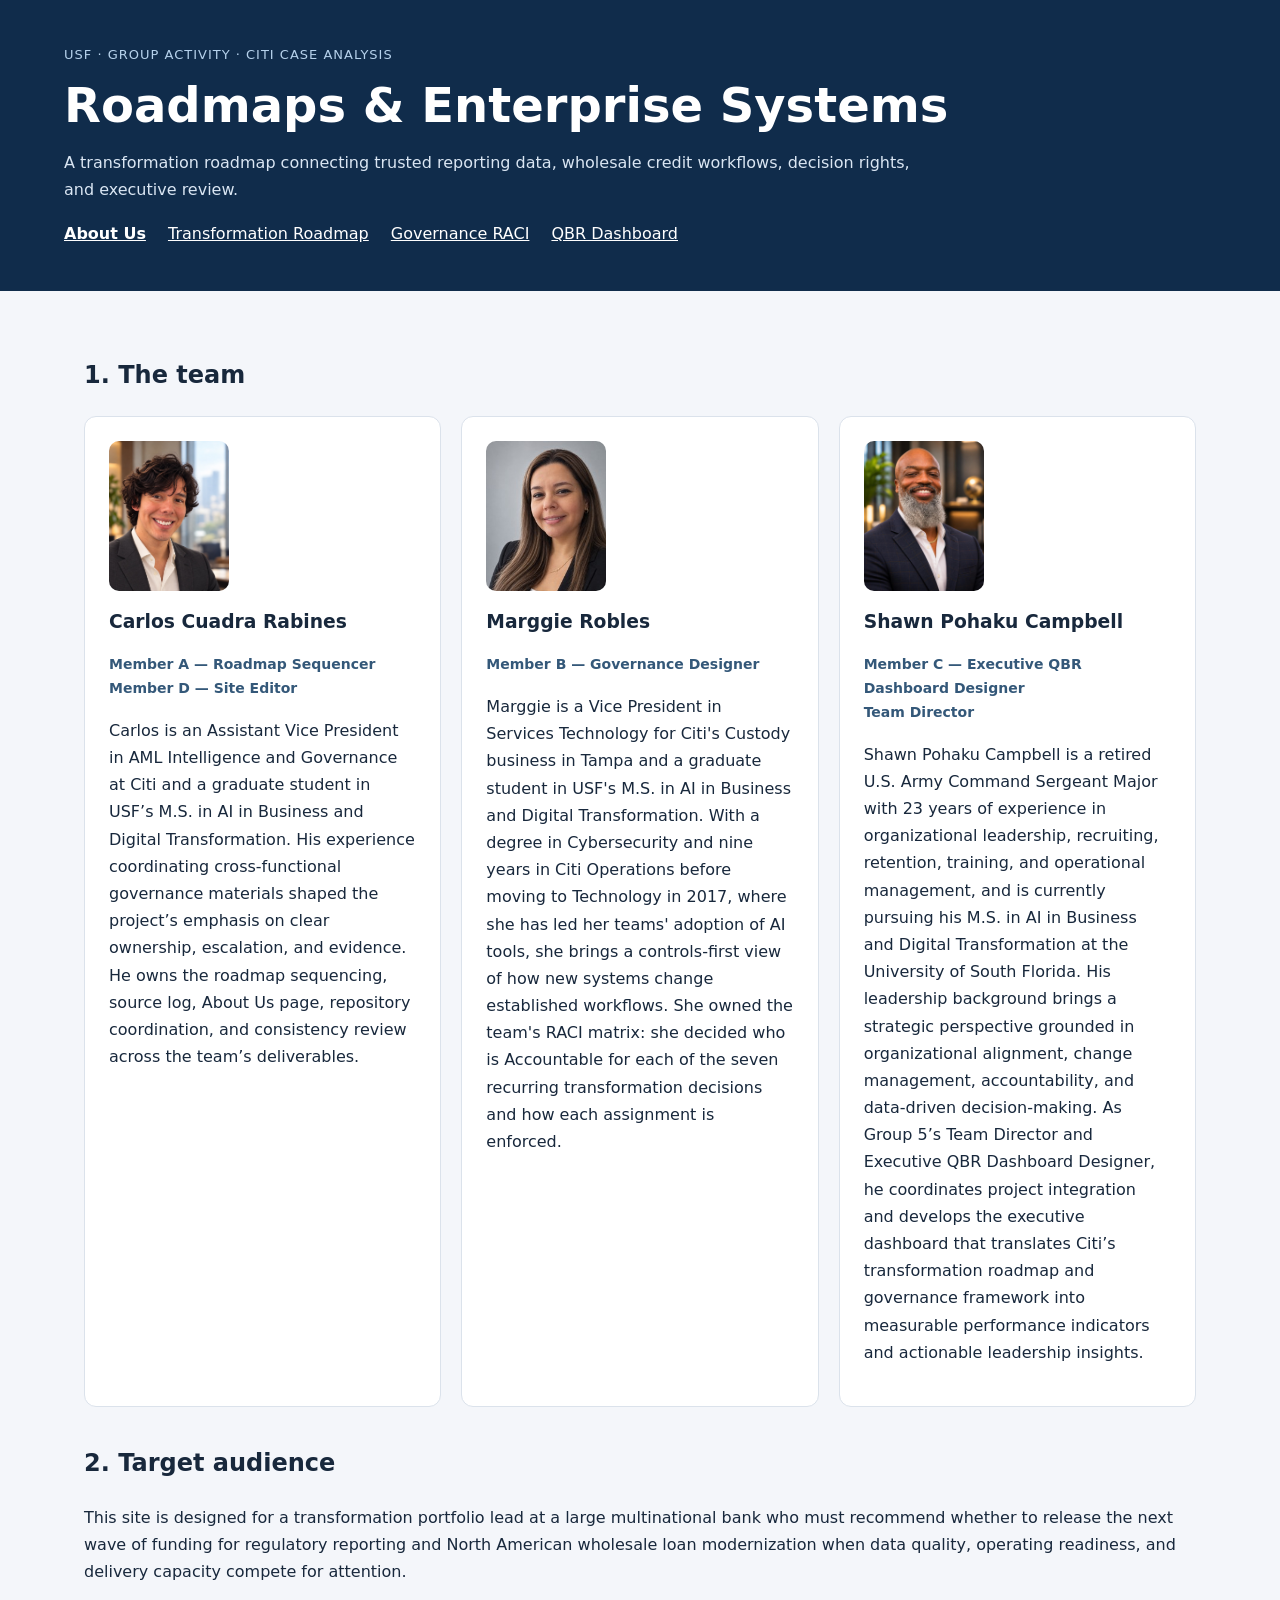
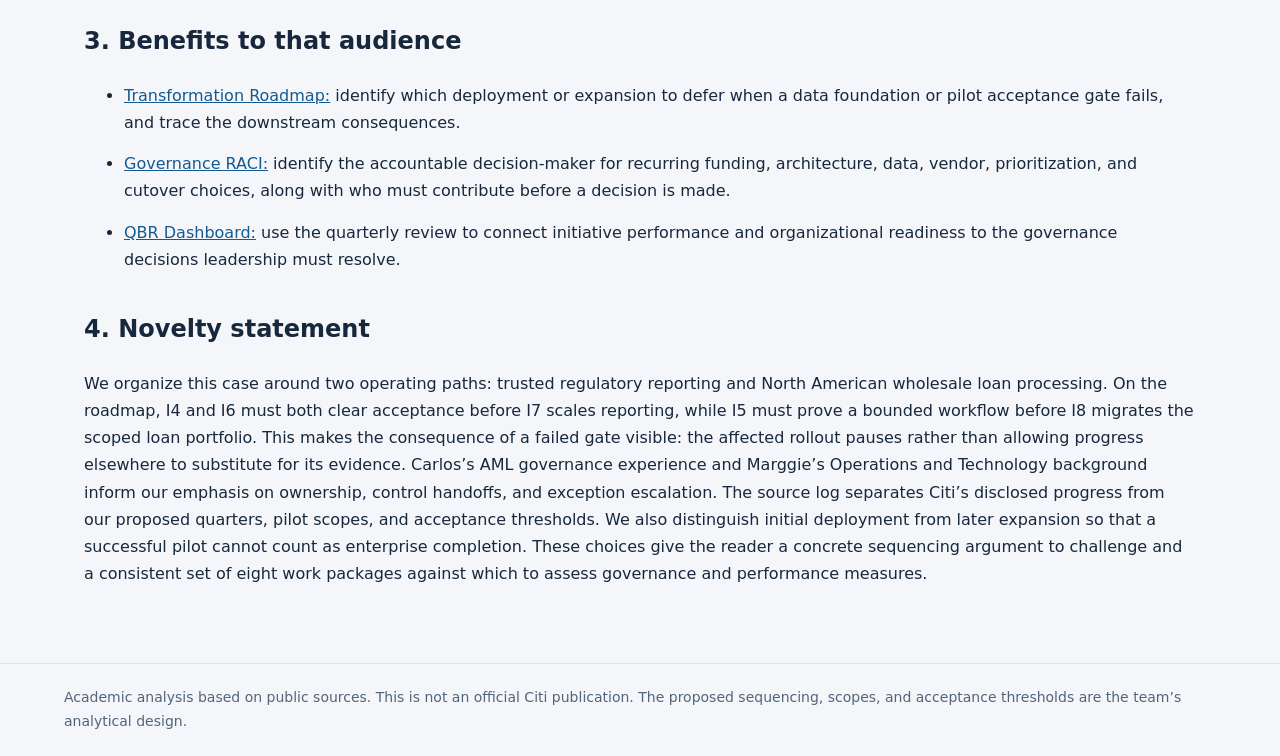
<file: index.html>
<!DOCTYPE html>
<html lang="en">
<head>
  <meta charset="UTF-8">
  <meta name="viewport" content="width=device-width, initial-scale=1">
  <meta name="description"
        content="A USF team analysis of Citi's transformation roadmap, governance, and quarterly review design.">
  <title>About Us | Roadmaps &amp; Enterprise Systems</title>
  <link rel="stylesheet" href="style.css">

  <style>
    * { box-sizing: border-box; }

    body {
      margin: 0;
      background: #f4f6fa;
      color: #18283c;
      font: 16px/1.7 system-ui, sans-serif;
    }

    header {
      background: #102c4b;
      color: white;
      padding: 44px max(5vw, 20px);
    }

    header h1 {
      font-size: clamp(30px, 4vw, 48px);
      line-height: 1.15;
      margin: 12px 0;
    }

    header p { max-width: 850px; color: #dae6f3; }

    .eyebrow {
      color: #b6d2ec;
      font-size: 13px;
      letter-spacing: 1px;
      text-transform: uppercase;
    }

    nav { display: flex; gap: 22px; flex-wrap: wrap; }
    nav a { color: white; }
    nav a[aria-current="page"] { font-weight: 700; }

    main {
      max-width: 1240px;
      margin: auto;
      padding: 28px 5vw 60px;
    }

    h2 { margin-top: 36px; }
    h3 { line-height: 1.35; }
    a { color: #135a92; }
    a:focus-visible { outline: 3px solid #bc8721; outline-offset: 4px; }

    .team-grid {
      display: grid;
      grid-template-columns: repeat(3, minmax(0, 1fr));
      gap: 20px;
    }

    .profile {
      background: white;
      border: 1px solid #dbe2eb;
      border-radius: 12px;
      padding: 24px;
    }

    .portrait {
      width: 120px;
      height: 150px;
      object-fit: cover;
      object-position: center top;
      border-radius: 10px;
      display: block;
      margin-bottom: 18px;
    }

    .initials {
      display: grid;
      place-items: center;
      width: 80px;
      height: 80px;
      background: #dfeaf4;
      color: #102c4b;
      border-radius: 50%;
      font-size: 26px;
      font-weight: 700;
      margin-bottom: 18px;
    }

    .role {
      color: #345879;
      font-weight: 650;
      font-size: 14px;
    }

    .pending { color: #77520b; }

    .benefits li { margin-bottom: 14px; }

    .note {
      border-left: 4px solid #bc8721;
      background: #fff8e7;
      padding: 16px 20px;
      margin-top: 28px;
    }

    footer {
      padding: 22px 5vw;
      color: #52657a;
      border-top: 1px solid #dbe2eb;
      font-size: 14px;
    }

    .skip-link {
      position: absolute;
      left: -9999px;
    }

    .skip-link:focus {
      position: fixed;
      left: 16px;
      top: 16px;
      background: white;
      padding: 10px;
      z-index: 10;
    }

    @media (max-width: 850px) {
      .team-grid { grid-template-columns: 1fr; }
      main { padding: 20px; }
    }

    @media print {
      body { background: white; }
      header { background: white; color: black; padding: 0; }
      header p, .eyebrow { color: black; }
      nav, .skip-link { display: none; }
      main { max-width: none; padding: 0; }
      .team-grid { grid-template-columns: 1fr; }
      .profile { break-inside: avoid; margin-bottom: 16px; }
    }
  </style>
</head>

<body>
  <a class="skip-link" href="#main-content">Skip to content</a>

  <header>
    <div class="eyebrow">USF · Group Activity · Citi Case Analysis</div>
    <h1>Roadmaps &amp; Enterprise Systems</h1>
    <p>
      A transformation roadmap connecting trusted reporting data,
      wholesale credit workflows, decision rights, and executive review.
    </p>

    <nav aria-label="Main navigation">
      <a href="index.html" aria-current="page">About Us</a>
      <a href="roadmap.html">Transformation Roadmap</a>
      <a href="raci.html">Governance RACI</a>
      <a href="dashboard.html">QBR Dashboard</a>
    </nav>
  </header>

  <main id="main-content">
    <section aria-labelledby="team-heading">
      <h2 id="team-heading">1. The team</h2>

      <div class="team-grid">
        <article class="profile">
          <img class="portrait"
     src="images/carlos-cuadra.jpg.jpeg"
     alt="Carlos Cuadra Rabines"
     width="120"
     height="150">
          <h3>Carlos Cuadra Rabines</h3>
          <p class="role">
            Member A — Roadmap Sequencer<br>
            Member D — Site Editor
          </p>
          <p>
            Carlos is an Assistant Vice President in AML Intelligence
            and Governance at Citi and a graduate student in USF’s
            M.S. in AI in Business and Digital Transformation.
            His experience coordinating cross-functional governance
            materials shaped the project’s emphasis on clear ownership,
            escalation, and evidence.
            He owns the roadmap sequencing, source log, About Us page,
            repository coordination, and consistency review across
            the team’s deliverables.
          </p>
        </article>

        <article class="profile">
          <img class="portrait"
               src="images/marggie-robles.jpg.jpeg"
               alt="Marggie Robles"
               width="120"
               height="150">

          <h3>Marggie Robles</h3>
          <p class="role">Member B — Governance Designer</p>
          <p>
            Marggie is a Vice President in Services Technology for Citi's
            Custody business in Tampa and a graduate student in USF's
            M.S. in AI in Business and Digital Transformation.
            With a degree in Cybersecurity and nine years in Citi
            Operations before moving to Technology in 2017, where she
            has led her teams' adoption of AI tools, she brings a
            controls-first view of how new systems change established
            workflows.
            She owned the team's RACI matrix: she decided who is
            Accountable for each of the seven recurring transformation
            decisions and how each assignment is enforced.
          </p>
        </article>

                <article class="profile">
          <img class="portrait"
               src="images/shawn-campbell.jpeg"
               alt="Shawn Pohaku Campbell"
               width="120"
               height="150">

          <h3>Shawn Pohaku Campbell</h3>
          <p class="role">
            Member C — Executive QBR Dashboard Designer<br>
            Team Director
          </p>
          <p>
            Shawn Pohaku Campbell is a retired U.S. Army Command
            Sergeant Major with 23 years of experience in organizational
            leadership, recruiting, retention, training, and operational
            management, and is currently pursuing his M.S. in AI in
            Business and Digital Transformation at the University of
            South Florida.
            His leadership background brings a strategic perspective
            grounded in organizational alignment, change management,
            accountability, and data-driven decision-making.
            As Group 5’s Team Director and Executive QBR Dashboard
            Designer, he coordinates project integration and develops
            the executive dashboard that translates Citi’s transformation
            roadmap and governance framework into measurable performance
            indicators and actionable leadership insights.
          </p>
        </article>
      </div>
    </section>

    <section aria-labelledby="audience-heading">
      <h2 id="audience-heading">2. Target audience</h2>
      <p>
        This site is designed for a transformation portfolio lead at a
        large multinational bank who must recommend whether to release
        the next wave of funding for regulatory reporting and North
        American wholesale loan modernization when data quality,
        operating readiness, and delivery capacity compete for attention.
      </p>
    </section>

    <section aria-labelledby="benefits-heading">
      <h2 id="benefits-heading">3. Benefits to that audience</h2>

      <ul class="benefits">
        <li>
          <a href="roadmap.html">Transformation Roadmap:</a>
          identify which deployment or expansion to defer when a data
          foundation or pilot acceptance gate fails, and trace the
          downstream consequences.
        </li>
        <li>
          <a href="raci.html">Governance RACI:</a>
          identify the accountable decision-maker for recurring funding,
          architecture, data, vendor, prioritization, and cutover choices,
          along with who must contribute before a decision is made.
        </li>
        <li>
          <a href="dashboard.html">QBR Dashboard:</a>
          use the quarterly review to connect initiative performance
          and organizational readiness to the governance decisions
          leadership must resolve.
        </li>
      </ul>
    </section>

    <section aria-labelledby="novelty-heading">
      <h2 id="novelty-heading">4. Novelty statement</h2>
      <p>
        We organize this case around two operating paths: trusted
        regulatory reporting and North American wholesale loan
        processing. On the roadmap, I4 and I6 must both clear acceptance
        before I7 scales reporting, while I5 must prove a bounded
        workflow before I8 migrates the scoped loan portfolio. This
        makes the consequence of a failed gate visible: the affected
        rollout pauses rather than allowing progress elsewhere to
        substitute for its evidence. Carlos’s AML governance experience
        and Marggie’s Operations and Technology background inform our
        emphasis on ownership, control handoffs, and exception
        escalation. The source log separates Citi’s disclosed progress
        from our proposed quarters, pilot scopes, and acceptance
        thresholds. We also distinguish initial deployment from later
        expansion so that a successful pilot cannot count as enterprise
        completion. These choices give the reader a concrete sequencing
        argument to challenge and a consistent set of eight work packages
        against which to assess governance and performance measures.
      </p>
    </section>

  </main>

  <footer>
    Academic analysis based on public sources. This is not an official
    Citi publication. The proposed sequencing, scopes, and acceptance
    thresholds are the team’s analytical design.
  </footer>
</body>
</html>
</file>
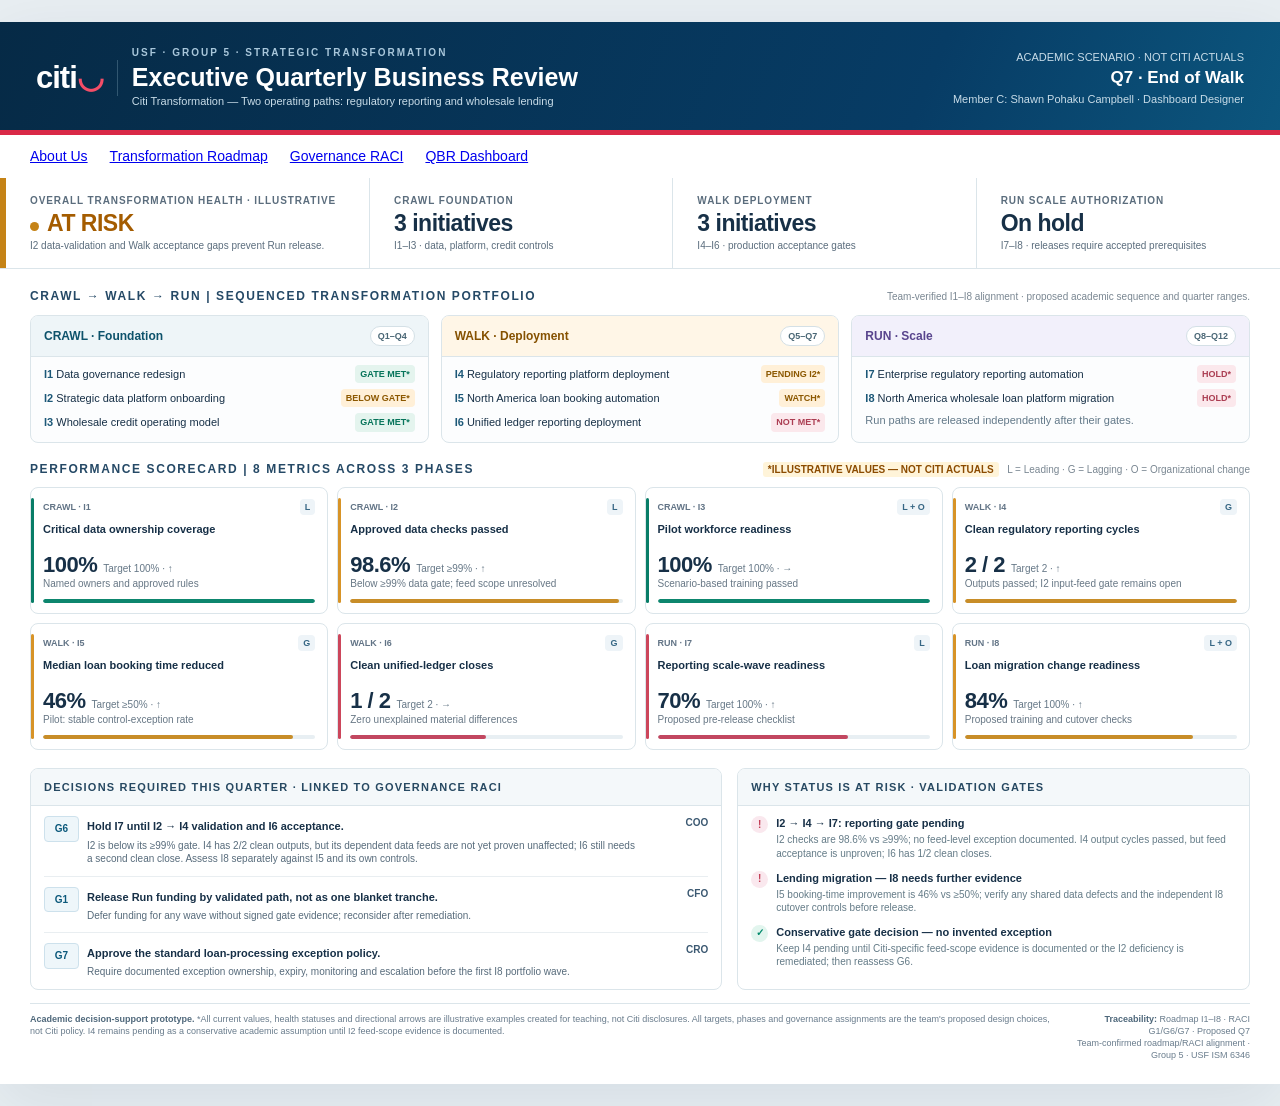
<file: dashboard.html>
<!doctype html>
<html lang="en">
<head>
<meta charset="utf-8"><meta name="viewport" content="width=device-width, initial-scale=1">
<title>Citi Digital Transformation | Executive QBR Dashboard — Group 5</title>
<style>
:root{--navy:#072c4b;--navy2:#0b4168;--blue:#176aa4;--sky:#eef6fb;--red:#d92947;--ink:#173047;--muted:#5b6d7d;--line:#dbe5ea;--bg:#eff4f7;--white:#fff;--green:#087d67;--amber:#b46a00;--pink:#ad324c}
*{box-sizing:border-box}html,body{margin:0}body{font:14px/1.36 Inter,ui-sans-serif,-apple-system,BlinkMacSystemFont,"Segoe UI",Arial,sans-serif;background:#e8eef2;color:var(--ink)}
.sheet{width:min(1390px,100%);min-height:880px;margin:22px auto;background:var(--white);box-shadow:0 18px 60px #06294316;overflow:hidden;position:relative}
header{background:linear-gradient(112deg,#062a46 0%,#073c65 72%,#0c567e 100%);padding:24px 36px 21px;color:#fff;display:flex;justify-content:space-between;align-items:center;gap:22px;border-bottom:5px solid var(--red)}
.eyebrow{font-weight:700;text-transform:uppercase;letter-spacing:2px;font-size:10px;color:#a9c7db}.brandline{display:flex;align-items:center;gap:14px}.brand{font-weight:900;letter-spacing:-1px;font-size:31px;color:white;line-height:1}.brand i{font-style:normal;color:#f34d67}.branddivider{height:36px;width:1px;background:#88aabc55}.hgroup h1{margin:4px 0 3px;font-size:25px;font-weight:750;line-height:1.1}.hgroup p{margin:0;color:#c8dce8;font-size:11px}.reportbox{text-align:right;min-width:230px}.reportbox strong{font-size:17px;display:block}.reportbox span{font-size:11px;color:#c8dce8}.strip{display:grid;grid-template-columns:1.22fr 1fr 1fr 1fr;background:#fff;border-bottom:1px solid var(--line)}.stat{padding:16px 24px;border-right:1px solid var(--line)}.stat:last-child{border-right:none}.stat .tiny{font-size:10px;letter-spacing:.9px;font-weight:850;color:var(--muted);text-transform:uppercase}.stat .big{font-size:23px;font-weight:850;letter-spacing:-.5px;line-height:1.35}.stat .sub{font-size:10px;color:var(--muted)}.stat.health{border-left:6px solid #c58316}.stat.health .big{color:#a45c00}.dot{display:inline-block;width:9px;height:9px;border-radius:50%;background:#c58316;margin-right:8px}.content{padding:19px 30px 22px}.headrow{display:flex;justify-content:space-between;align-items:baseline;gap:12px}.section-title{font-size:12px;letter-spacing:1.6px;text-transform:uppercase;color:#254966;font-weight:900;margin:0 0 10px}.caption{color:#7a8792;font-size:10px}.phases{display:grid;grid-template-columns:1fr 1fr 1fr;gap:12px;margin-bottom:18px}.phase{border:1px solid var(--line);border-radius:8px;overflow:hidden;background:#fcfdfe}.phase>h3{font-size:12px;padding:10px 13px;margin:0;display:flex;align-items:center;justify-content:space-between;background:#eef5f8;color:#0d526b;border-bottom:1px solid var(--line)}.phase.walk>h3{background:#fff6e7;color:#855100}.phase.run>h3{background:#f2f0fb;color:#58448d}.pill{font-size:9px;border-radius:12px;font-weight:750;padding:3px 7px;background:#fff;border:1px solid #d4e0e6;color:#496675}.phase ul{padding:8px 13px 10px;margin:0;list-style:none;display:grid;gap:6px;font-size:11px}.phase li{display:flex;align-items:center;gap:7px;justify-content:space-between}.phase li span:first-child{flex:1}.phase .id{font-weight:850;color:#1c5878}.minitag{font-size:9px;font-weight:800;border-radius:4px;padding:3px 5px;white-space:nowrap}.met{background:#e4f4ee;color:#06745a}.risk{background:#fff0d8;color:#8c5800}.hold{background:#fbe8ec;color:#ab3d52}.metrics-title{margin-top:2px}.metrics{display:grid;grid-template-columns:repeat(4,minmax(0,1fr));gap:9px;margin-bottom:18px}.kpi{border:1px solid var(--line);border-radius:8px;padding:11px 12px 10px;background:#fff;position:relative;min-height:109px}.kpi::before{content:"";position:absolute;left:0;top:10px;bottom:10px;width:3px;border-radius:3px;background:var(--green)}.kpi.amber::before{background:#d79327}.kpi.red::before{background:#cc465b}.kpi .top{display:flex;justify-content:space-between;gap:6px;align-items:center;margin-bottom:7px}.kpi .top span{font-size:9px;color:#627486;font-weight:800}.kpi .tag{font-size:9px;background:#eef4f8;color:#376785;padding:2px 5px;border-radius:4px}.kpi h4{font-size:11px;font-weight:800;margin:0 0 2px;min-height:28px}.kpi .numbers{display:flex;gap:6px;align-items:baseline;margin:4px 0 1px}.kpi strong{font-size:22px;letter-spacing:-.5px;line-height:1}.kpi em{font-size:10px;color:#667887;font-style:normal}.kpi .desc{font-size:10px;color:#677785}.kpi .progress{height:4px;border-radius:5px;background:#e8eff3;margin:8px 0 0;overflow:hidden}.progress b{display:block;height:100%;background:#0d866e;border-radius:5px}.amber .progress b{background:#c88d28}.red .progress b{background:#c24760}.lower{display:grid;grid-template-columns:1.35fr 1fr;gap:15px}.panel{border:1px solid var(--line);border-radius:8px;overflow:hidden}.panel h3{margin:0;background:#f4f8fa;padding:11px 13px;text-transform:uppercase;letter-spacing:1.2px;font-size:11px;color:#274962;border-bottom:1px solid var(--line)}.decisions{padding:0 13px}.decision{display:grid;grid-template-columns:35px 1fr auto;align-items:start;gap:8px;border-bottom:1px solid #e9eef1;padding:10px 0}.decision:last-child{border:0}.code{font-size:10px;font-weight:900;color:#0c597b;border:1px solid #cde1ec;background:#eef6fa;border-radius:4px;padding:5px 3px;text-align:center}.decision strong{font-size:11px}.decision p{font-size:10px;color:#576b7b;margin:3px 0 0}.owner{font-weight:900;font-size:10px;color:#3b5871;text-align:right;min-width:65px}.gate-content{padding:10px 13px}.gate{display:flex;align-items:flex-start;gap:8px;font-size:11px;padding-bottom:10px}.gate:last-child{padding-bottom:0}.gate .icon{width:17px;height:17px;flex-shrink:0;border-radius:50%;display:flex;align-items:center;justify-content:center;font-size:10px;font-weight:900}.gate .bad{color:#c23e56;background:#fae8ee}.gate .good{color:#00896b;background:#e2f5ee}.gate strong{display:block}.gate small{font-size:10px;color:#647b87;display:block;margin-top:2px}.fineprint{border-top:1px solid var(--line);margin-top:13px;padding-top:9px;display:flex;justify-content:space-between;gap:12px;font-size:9px;line-height:1.35;color:#697c8c}.fineprint strong{color:#4f687b}.sample{font-weight:900;color:#8b4b00;background:#fff4d9;border-radius:3px;padding:2px 5px;white-space:nowrap}
@media(max-width:920px){.sheet{margin:0}.strip{grid-template-columns:repeat(2,1fr)}.phases,.lower{grid-template-columns:1fr}.metrics{grid-template-columns:repeat(2,1fr)}header{align-items:flex-start;flex-wrap:wrap}.reportbox{text-align:left}}
@page{size:landscape;margin:0}
@media print{html,body{width:11in;height:8.5in;background:white;-webkit-print-color-adjust:exact;print-color-adjust:exact}.sheet{margin:0;width:11in;min-height:0;height:8.5in;box-shadow:none;overflow:hidden}header{padding:11px 24px 10px;border-bottom-width:3px}.hgroup h1{font-size:20px}.hgroup p{font-size:9px}.eyebrow{font-size:8px}.brand{font-size:24px}.reportbox strong{font-size:13px}.reportbox span{font-size:9px}.branddivider{height:26px}.strip .stat{padding:9px 16px}.stat .tiny{font-size:8px}.stat .big{font-size:18px}.stat .sub{font-size:8px}.content{padding:11px 19px}.section-title{font-size:10px;margin-bottom:6px}.caption{font-size:8px}.phases{gap:8px;margin-bottom:9px}.phase>h3{font-size:10px;padding:6px 9px}.phase ul{padding:7px 9px 8px;gap:4px;font-size:9.4px}.minitag{font-size:8px;padding:2px 3px}.metrics{gap:7px;margin-bottom:10px}.kpi{padding:8px 10px 8px;min-height:83px}.kpi .top{margin-bottom:3px}.kpi .top span,.kpi .tag{font-size:8px}.kpi h4{font-size:9.5px;min-height:19px}.kpi strong{font-size:17px}.kpi em,.kpi .desc{font-size:8.2px}.kpi .progress{margin-top:5px;height:3px}.lower{gap:10px}.panel h3{font-size:9px;padding:7px 9px}.decisions{padding:0 8px}.decision{padding:6px 0;gap:5px;grid-template-columns:24px 1fr auto}.code{font-size:8px;padding:3px 2px}.decision strong,.decision p,.owner,.gate{font-size:9px}.decision p{margin:2px 0 0}.gate-content{padding:7px 9px}.gate{padding-bottom:5px;gap:5px}.gate small{font-size:8.2px}.gate .icon{width:13px;height:13px;font-size:8px}.fineprint{font-size:7.8px;margin-top:6px;padding-top:5px}.sheet{page-break-inside:avoid}}
</style>
</head>
<body>
<div class="sheet" role="document" aria-label="USF Group 5 Citi executive QBR dashboard">
<header>
<div class="brandline"><div class="brand">citi<i>◡</i></div><div class="branddivider"></div><div class="hgroup"><div class="eyebrow">USF · Group 5 · Strategic Transformation</div><h1>Executive Quarterly Business Review</h1><p>Citi Transformation — Two operating paths: regulatory reporting and wholesale lending</p></div></div>
<div class="reportbox"><span>ACADEMIC SCENARIO · NOT CITI ACTUALS</span><strong>Q7 · End of Walk</strong><span>Member C: Shawn Pohaku Campbell · Dashboard Designer</span></div>
</header>
 <nav aria-label="Main navigation"
     style="padding:12px 30px;display:flex;gap:22px;flex-wrap:wrap;">
  <a href="index.html">About Us</a>
  <a href="roadmap.html">Transformation Roadmap</a>
  <a href="raci.html">Governance RACI</a>
  <a href="dashboard.html" aria-current="page">QBR Dashboard</a>
</nav>
<section class="strip" aria-label="Executive overview">
 <div class="stat health"><div class="tiny">Overall transformation health · illustrative</div><div class="big"><span class="dot"></span>AT RISK</div><div class="sub">I2 data-validation and Walk acceptance gaps prevent Run release.</div></div>
 <div class="stat"><div class="tiny">Crawl foundation</div><div class="big">3 initiatives</div><div class="sub">I1–I3 · data, platform, credit controls</div></div>
 <div class="stat"><div class="tiny">Walk deployment</div><div class="big">3 initiatives</div><div class="sub">I4–I6 · production acceptance gates</div></div>
 <div class="stat"><div class="tiny">Run scale authorization</div><div class="big">On hold</div><div class="sub">I7–I8 · releases require accepted prerequisites</div></div>
</section>
<main class="content">
 <div class="headrow"><h2 class="section-title">Crawl → Walk → Run | Sequenced transformation portfolio</h2><div class="caption">Team-verified I1–I8 alignment · proposed academic sequence and quarter ranges.</div></div>
 <section class="phases" aria-label="Roadmap phases">
  <div class="phase crawl"><h3>CRAWL · Foundation <span class="pill">Q1–Q4</span></h3><ul><li><span><b class="id">I1</b> Data governance redesign</span><b class="minitag met">GATE MET*</b></li><li><span><b class="id">I2</b> Strategic data platform onboarding</span><b class="minitag risk">BELOW GATE*</b></li><li><span><b class="id">I3</b> Wholesale credit operating model</span><b class="minitag met">GATE MET*</b></li></ul></div>
  <div class="phase walk"><h3>WALK · Deployment <span class="pill">Q5–Q7</span></h3><ul><li><span><b class="id">I4</b> Regulatory reporting platform deployment</span><b class="minitag risk">PENDING I2*</b></li><li><span><b class="id">I5</b> North America loan booking automation</span><b class="minitag risk">WATCH*</b></li><li><span><b class="id">I6</b> Unified ledger reporting deployment</span><b class="minitag hold">NOT MET*</b></li></ul></div>
  <div class="phase run"><h3>RUN · Scale <span class="pill">Q8–Q12</span></h3><ul><li><span><b class="id">I7</b> Enterprise regulatory reporting automation</span><b class="minitag hold">HOLD*</b></li><li><span><b class="id">I8</b> North America wholesale loan platform migration</span><b class="minitag hold">HOLD*</b></li><li><span style="color:#637989">Run paths are released independently after their gates.</span></li></ul></div>
 </section>
 <div class="headrow metrics-title"><h2 class="section-title">Performance scorecard | 8 metrics across 3 phases</h2><div class="caption"><span class="sample">*ILLUSTRATIVE VALUES — NOT CITI ACTUALS</span> &nbsp; L = Leading · G = Lagging · O = Organizational change</div></div>
 <section class="metrics" aria-label="Eight performance metrics">
  <article class="kpi"><div class="top"><span>CRAWL · I1</span><b class="tag">L</b></div><h4>Critical data ownership coverage</h4><div class="numbers"><strong>100%</strong><em>Target 100% · ↑</em></div><div class="desc">Named owners and approved rules</div><div class="progress"><b style="width:100%"></b></div></article>
  <article class="kpi amber"><div class="top"><span>CRAWL · I2</span><b class="tag">L</b></div><h4>Approved data checks passed</h4><div class="numbers"><strong>98.6%</strong><em>Target ≥99% · ↑</em></div><div class="desc">Below ≥99% data gate; feed scope unresolved</div><div class="progress"><b style="width:98.6%"></b></div></article>
  <article class="kpi"><div class="top"><span>CRAWL · I3</span><b class="tag">L + O</b></div><h4>Pilot workforce readiness</h4><div class="numbers"><strong>100%</strong><em>Target 100% · →</em></div><div class="desc">Scenario-based training passed</div><div class="progress"><b style="width:100%"></b></div></article>
  <article class="kpi amber"><div class="top"><span>WALK · I4</span><b class="tag">G</b></div><h4>Clean regulatory reporting cycles</h4><div class="numbers"><strong>2 / 2</strong><em>Target 2 · ↑</em></div><div class="desc">Outputs passed; I2 input-feed gate remains open</div><div class="progress"><b style="width:100%"></b></div></article>
  <article class="kpi amber"><div class="top"><span>WALK · I5</span><b class="tag">G</b></div><h4>Median loan booking time reduced</h4><div class="numbers"><strong>46%</strong><em>Target ≥50% · ↑</em></div><div class="desc">Pilot: stable control-exception rate</div><div class="progress"><b style="width:92%"></b></div></article>
  <article class="kpi red"><div class="top"><span>WALK · I6</span><b class="tag">G</b></div><h4>Clean unified-ledger closes</h4><div class="numbers"><strong>1 / 2</strong><em>Target 2 · →</em></div><div class="desc">Zero unexplained material differences</div><div class="progress"><b style="width:50%"></b></div></article>
  <article class="kpi red"><div class="top"><span>RUN · I7</span><b class="tag">L</b></div><h4>Reporting scale-wave readiness</h4><div class="numbers"><strong>70%</strong><em>Target 100% · ↑</em></div><div class="desc">Proposed pre-release checklist</div><div class="progress"><b style="width:70%"></b></div></article>
  <article class="kpi amber"><div class="top"><span>RUN · I8</span><b class="tag">L + O</b></div><h4>Loan migration change readiness</h4><div class="numbers"><strong>84%</strong><em>Target 100% · ↑</em></div><div class="desc">Proposed training and cutover checks</div><div class="progress"><b style="width:84%"></b></div></article>
 </section>
 <div class="lower">
  <section class="panel"><h3>Decisions required this quarter · Linked to governance RACI</h3><div class="decisions">
   <div class="decision"><b class="code">G6</b><div><strong>Hold I7 until I2 → I4 validation and I6 acceptance.</strong><p>I2 is below its ≥99% gate. I4 has 2/2 clean outputs, but its dependent data feeds are not yet proven unaffected; I6 still needs a second clean close. Assess I8 separately against I5 and its own controls.</p></div><span class="owner">COO</span></div>
   <div class="decision"><b class="code">G1</b><div><strong>Release Run funding by validated path, not as one blanket tranche.</strong><p>Defer funding for any wave without signed gate evidence; reconsider after remediation.</p></div><span class="owner">CFO</span></div>
   <div class="decision"><b class="code">G7</b><div><strong>Approve the standard loan-processing exception policy.</strong><p>Require documented exception ownership, expiry, monitoring and escalation before the first I8 portfolio wave.</p></div><span class="owner">CRO</span></div>
  </div></section>
  <section class="panel"><h3>Why status is at risk · Validation gates</h3><div class="gate-content">
   <div class="gate"><span class="icon bad">!</span><div><strong>I2 → I4 → I7: reporting gate pending</strong><small>I2 checks are 98.6% vs ≥99%; no feed-level exception documented. I4 output cycles passed, but feed acceptance is unproven; I6 has 1/2 clean closes.</small></div></div>
   <div class="gate"><span class="icon bad">!</span><div><strong>Lending migration — I8 needs further evidence</strong><small>I5 booking-time improvement is 46% vs ≥50%; verify any shared data defects and the independent I8 cutover controls before release.</small></div></div>
   <div class="gate"><span class="icon good">✓</span><div><strong>Conservative gate decision — no invented exception</strong><small>Keep I4 pending until Citi-specific feed-scope evidence is documented or the I2 deficiency is remediated; then reassess G6.</small></div></div>
  </div></section>
 </div>
 <div class="fineprint"><span><strong>Academic decision-support prototype.</strong> *All current values, health statuses and directional arrows are illustrative examples created for teaching, not Citi disclosures. All targets, phases and governance assignments are the team's proposed design choices, not Citi policy. I4 remains pending as a conservative academic assumption until I2 feed-scope evidence is documented.</span><span style="text-align:right"><strong>Traceability:</strong> Roadmap I1–I8 · RACI G1/G6/G7 · Proposed Q7<br>Team-confirmed roadmap/RACI alignment · Group 5 · USF ISM 6346</span></div>
</main>
</div>
</body>
</html>
</file>
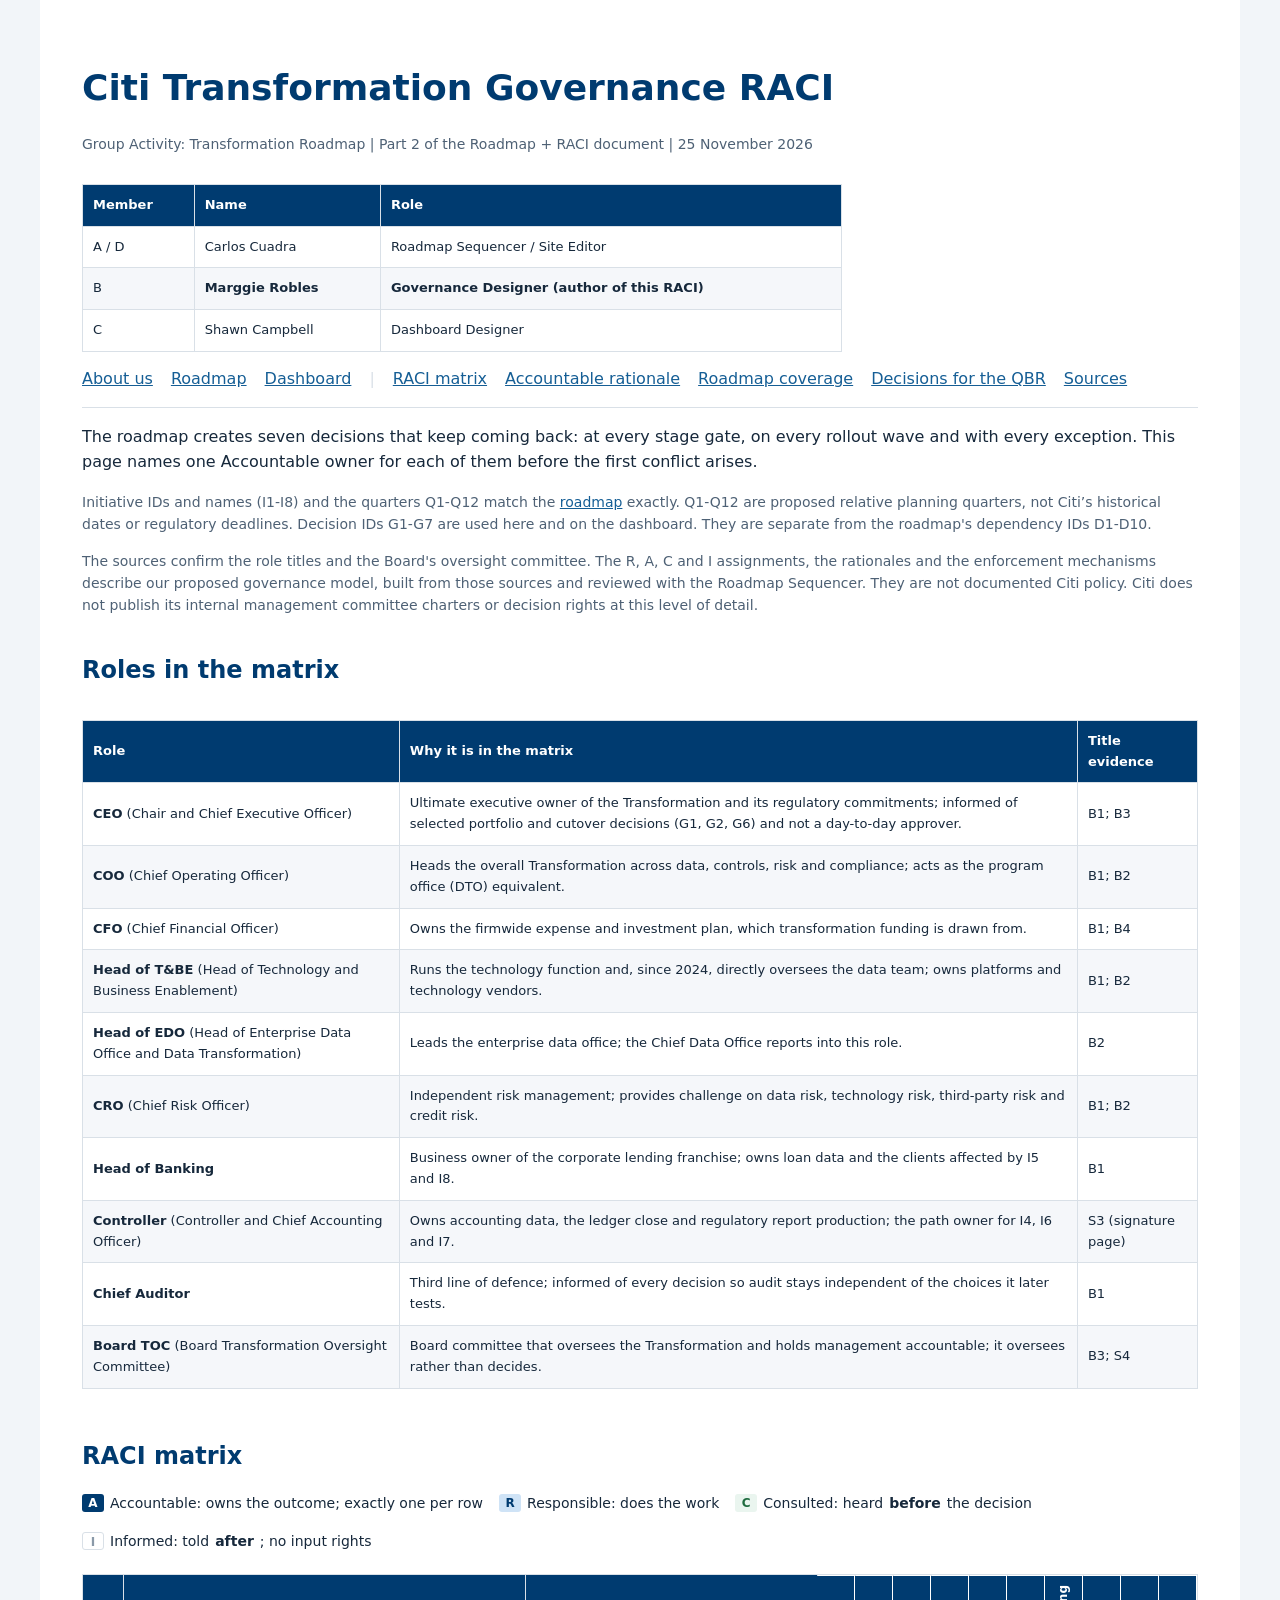
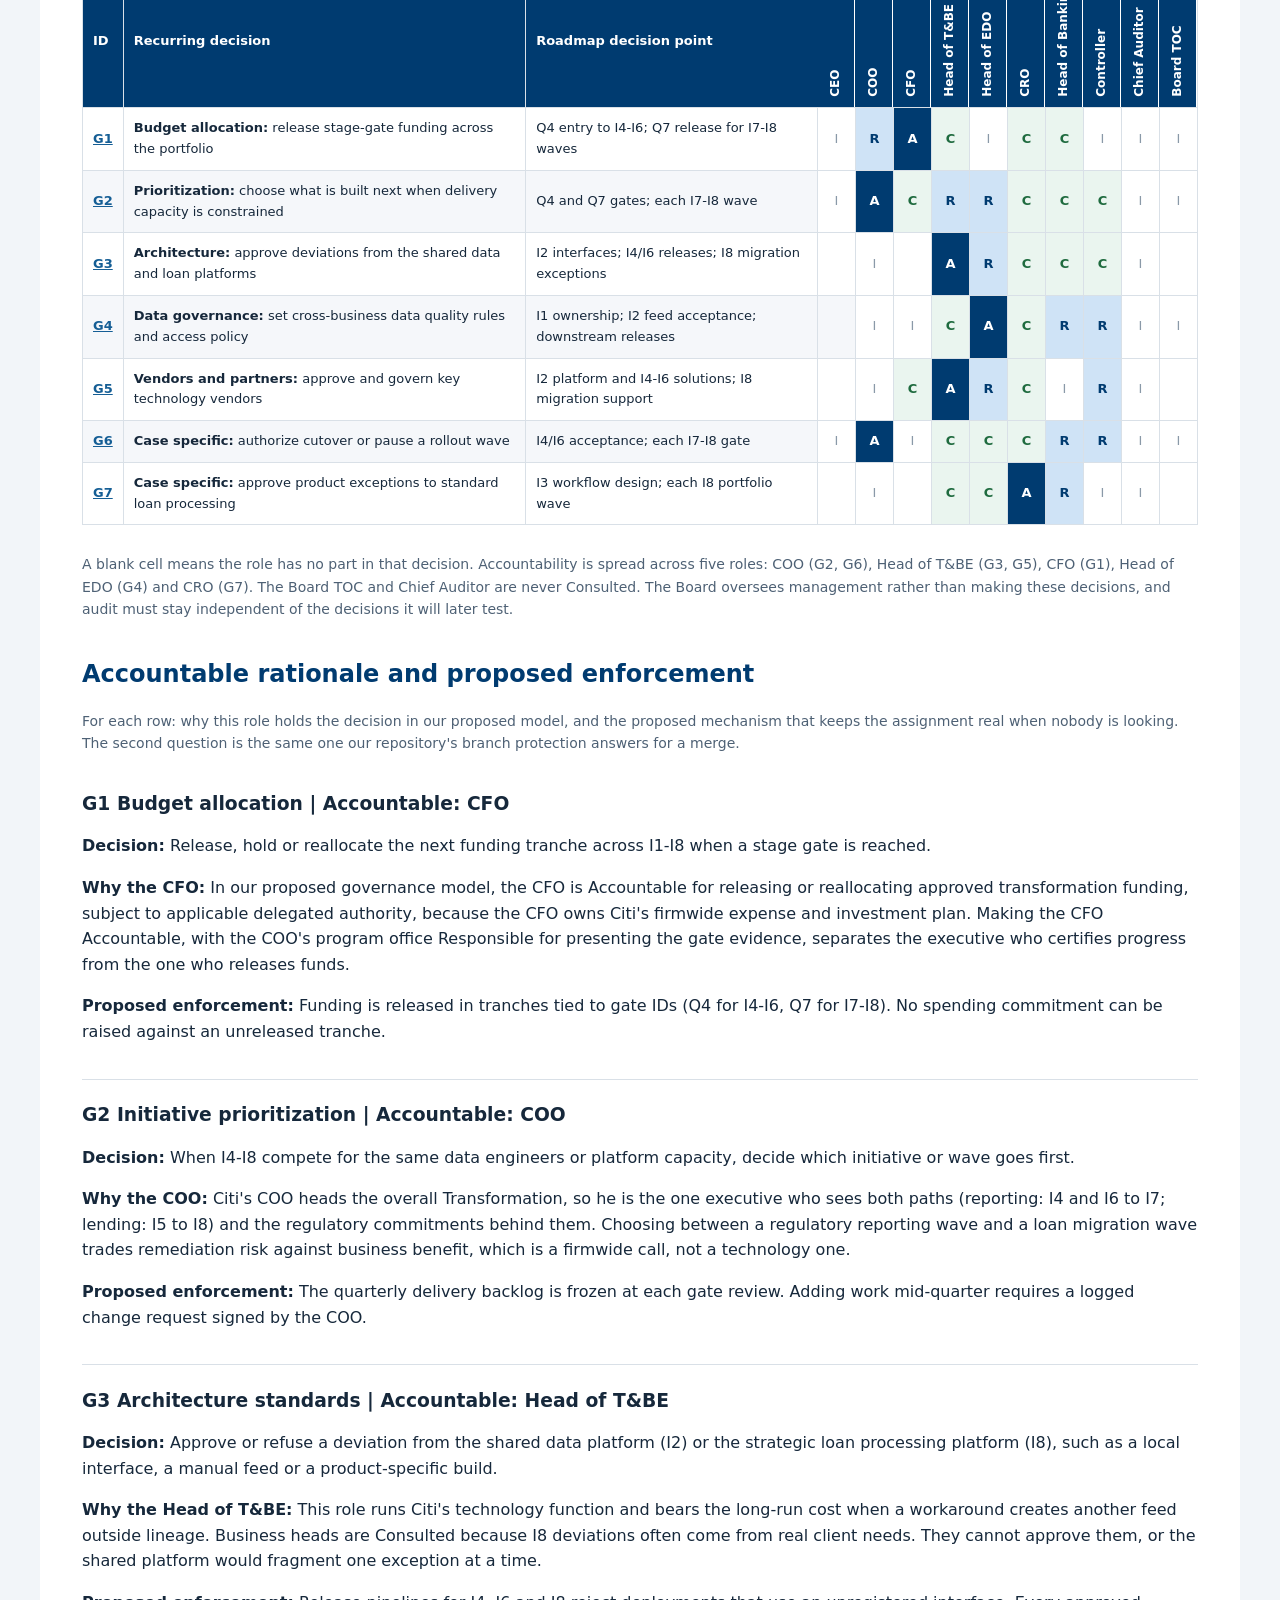
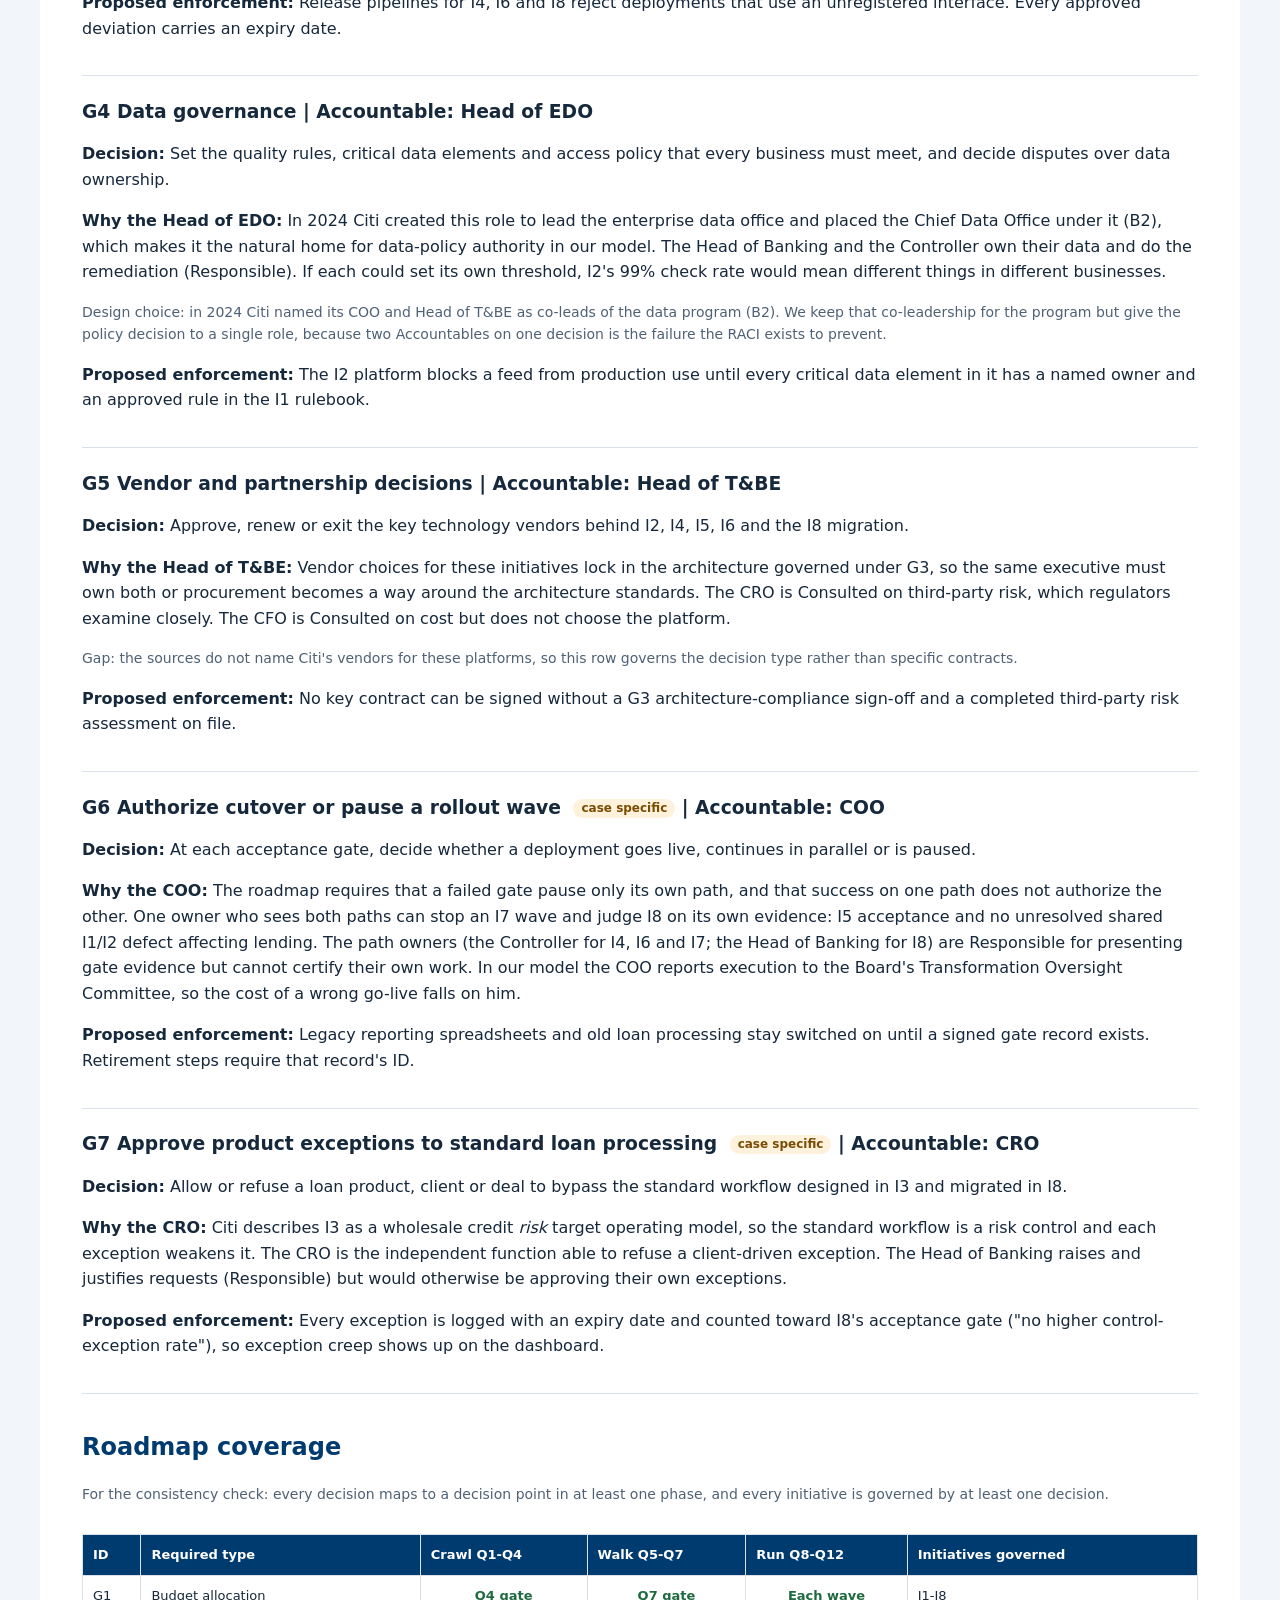
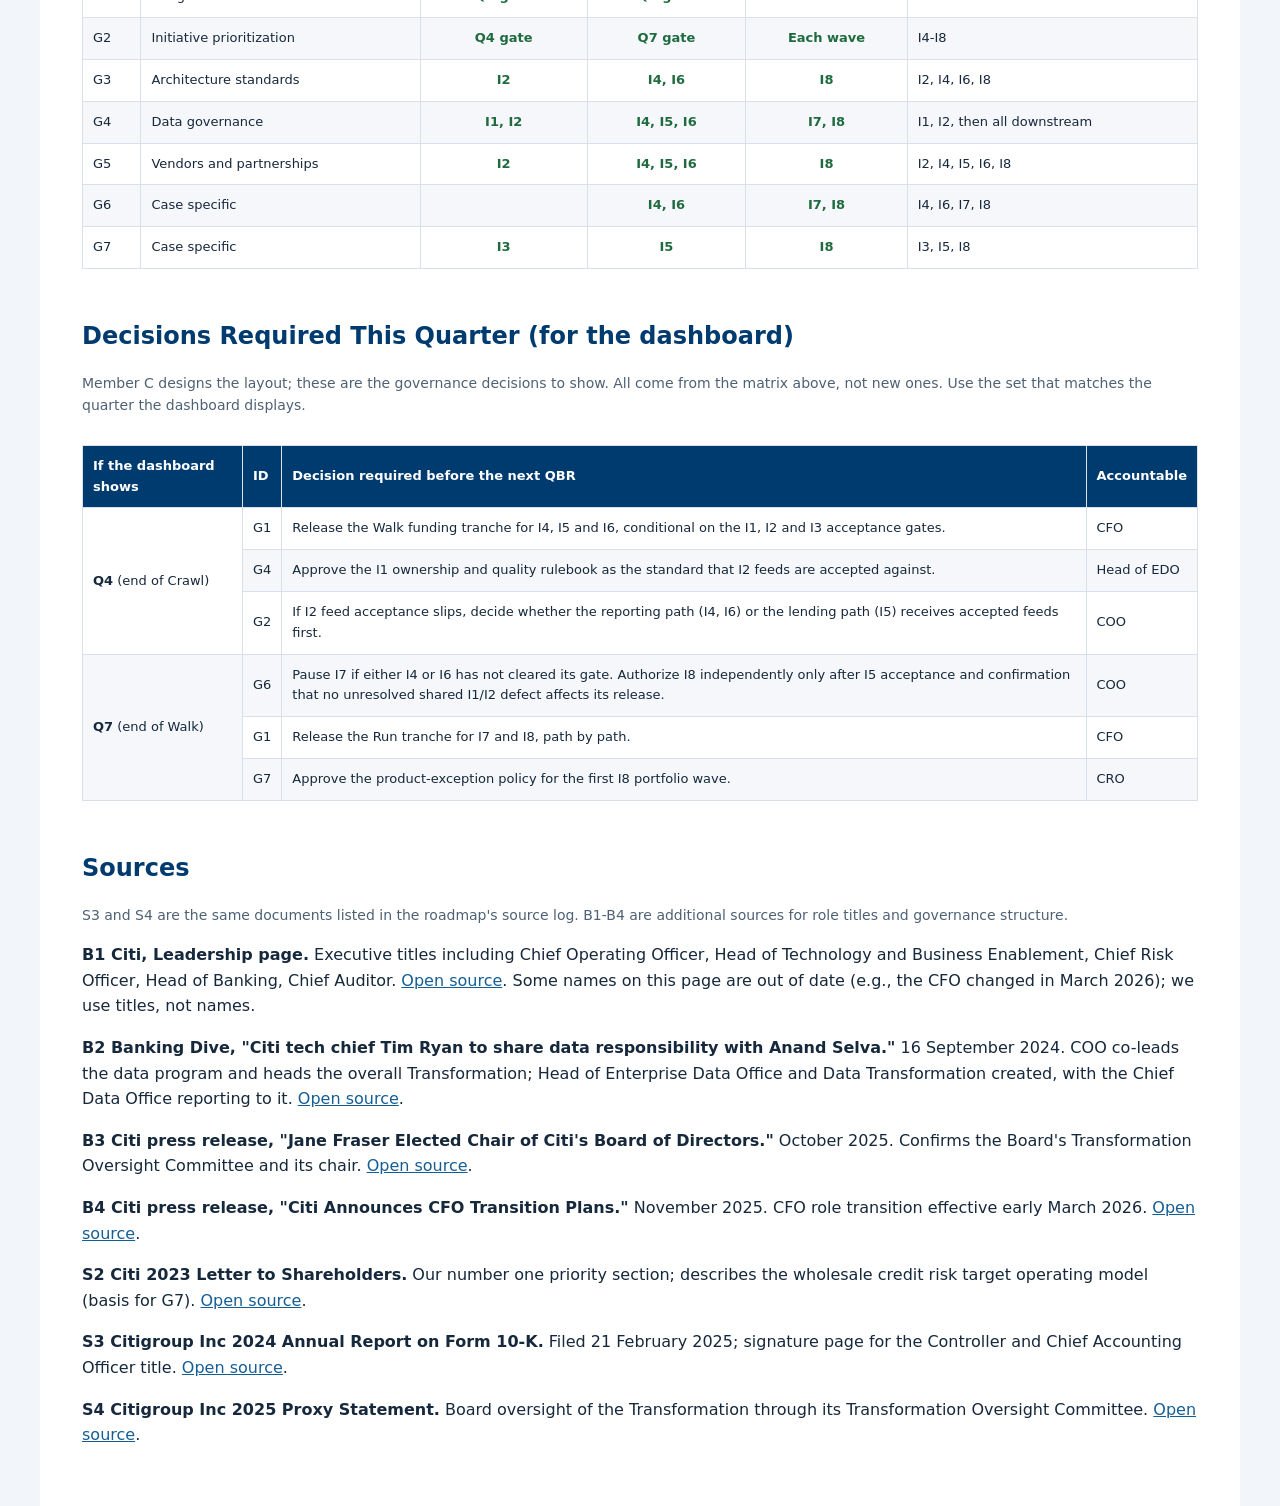
<file: raci.html>
<!doctype html><html lang="en"><head><meta charset="utf-8"><meta name="viewport" content="width=device-width,initial-scale=1"><title>Citi Transformation Governance RACI</title><style>
*{box-sizing:border-box}body{margin:0;background:#f2f5f9;color:#16283b;font:16px/1.6 system-ui,sans-serif}main{max-width:1200px;margin:0 auto;background:white;padding:42px}h1{font-size:36px;color:#003b70;line-height:1.2}h2{color:#003b70;line-height:1.3;margin-top:38px}h3{line-height:1.4;margin-bottom:4px}a{color:#155e95}nav{display:flex;gap:18px;flex-wrap:wrap;border-bottom:1px solid #d9e0e7;padding-bottom:15px}.note,small{font-size:14px;color:#4e6175}.scroll{overflow-x:auto}table{border-collapse:collapse;width:100%;margin:14px 0;font-size:13px}th,td{border:1px solid #d9e0e7;padding:10px;text-align:left;vertical-align:middle}th{background:#003b70;color:white}tbody tr:nth-child(even){background:#f5f7fa}section{scroll-margin-top:15px}article{border-bottom:1px solid #d9e0e7;padding:4px 0 18px;scroll-margin-top:15px}.source{overflow-wrap:anywhere}
.raci th.role{writing-mode:vertical-rl;transform:rotate(180deg);white-space:nowrap;font-weight:600;font-size:12px;padding:10px 6px;text-align:left;min-width:38px}
.raci td.c{text-align:center;font-weight:700;padding:8px 4px;min-width:38px}
.raci td.A{background:#003b70!important;color:white}.raci td.R{background:#cfe3f6!important;color:#003b70}.raci td.Cn{background:#eaf5ef!important;color:#1f6b3f}.raci td.I{background:#fff!important;color:#8a99a8;font-weight:500}
.legend{display:flex;gap:16px;flex-wrap:wrap;font-size:14px;margin:8px 0}.legend span{display:inline-flex;align-items:center;gap:6px}.sw{font-style:normal;display:inline-block;width:22px;height:18px;border-radius:3px;text-align:center;font-size:12px;font-weight:700;line-height:18px}
.tag{display:inline-block;font-size:12px;padding:1px 8px;border-radius:10px;background:#fff2dd;color:#7a4b00;margin-left:6px;vertical-align:middle}
.label{font-weight:700}.ok{text-align:center;color:#1f6b3f;font-weight:700}
@media(max-width:700px){main{padding:22px}h1{font-size:29px}}@media print{body{background:white}main{padding:0;max-width:none}.scroll{overflow:visible}article,tr{break-inside:avoid}h2,h3{break-after:avoid}nav{display:none}table{font-size:10px}.raci td.A,.raci td.R,.raci td.Cn{-webkit-print-color-adjust:exact;print-color-adjust:exact}}
</style></head><body><main>
<h1>Citi Transformation Governance RACI</h1>
<p class="note">Group Activity: Transformation Roadmap | Part 2 of the Roadmap + RACI document | 25 November 2026</p>
<div class="scroll"><table style="max-width:760px"><thead><tr><th>Member</th><th>Name</th><th>Role</th></tr></thead><tbody>
<tr><td>A / D</td><td>Carlos Cuadra</td><td>Roadmap Sequencer / Site Editor</td></tr>
<tr><td>B</td><td><b>Marggie Robles</b></td><td><b>Governance Designer (author of this RACI)</b></td></tr>
<tr><td>C</td><td>Shawn Campbell</td><td>Dashboard Designer</td></tr>
</tbody></table></div>
<nav><a href="index.html">About us</a><a href="roadmap.html">Roadmap</a><a href="dashboard.html">Dashboard</a><span style="color:#d9e0e7">|</span><a href="#matrix">RACI matrix</a><a href="#rationale">Accountable rationale</a><a href="#coverage">Roadmap coverage</a><a href="#qbr">Decisions for the QBR</a><a href="#sources">Sources</a></nav>

<p>The roadmap creates seven decisions that keep coming back: at every stage gate, on every rollout wave and with every exception. This page names one Accountable owner for each of them before the first conflict arises.</p>
<p class="note">Initiative IDs and names (I1-I8) and the quarters Q1-Q12 match the <a href="roadmap.html">roadmap</a> exactly. Q1-Q12 are proposed relative planning quarters, not Citi’s historical dates or regulatory deadlines. Decision IDs G1-G7 are used here and on the dashboard. They are separate from the roadmap's dependency IDs D1-D10.</p>
<p class="note">The sources confirm the role titles and the Board's oversight committee. The R, A, C and I assignments, the rationales and the enforcement mechanisms describe our proposed governance model, built from those sources and reviewed with the Roadmap Sequencer. They are not documented Citi policy. Citi does not publish its internal management committee charters or decision rights at this level of detail.</p>

<section id="roles"><h2>Roles in the matrix</h2>
<div class="scroll"><table><thead><tr><th>Role</th><th>Why it is in the matrix</th><th>Title evidence</th></tr></thead><tbody>
<tr><td><b>CEO</b> (Chair and Chief Executive Officer)</td><td>Ultimate executive owner of the Transformation and its regulatory commitments; informed of selected portfolio and cutover decisions (G1, G2, G6) and not a day-to-day approver.</td><td>B1; B3</td></tr>
<tr><td><b>COO</b> (Chief Operating Officer)</td><td>Heads the overall Transformation across data, controls, risk and compliance; acts as the program office (DTO) equivalent.</td><td>B1; B2</td></tr>
<tr><td><b>CFO</b> (Chief Financial Officer)</td><td>Owns the firmwide expense and investment plan, which transformation funding is drawn from.</td><td>B1; B4</td></tr>
<tr><td><b>Head of T&amp;BE</b> (Head of Technology and Business Enablement)</td><td>Runs the technology function and, since 2024, directly oversees the data team; owns platforms and technology vendors.</td><td>B1; B2</td></tr>
<tr><td><b>Head of EDO</b> (Head of Enterprise Data Office and Data Transformation)</td><td>Leads the enterprise data office; the Chief Data Office reports into this role.</td><td>B2</td></tr>
<tr><td><b>CRO</b> (Chief Risk Officer)</td><td>Independent risk management; provides challenge on data risk, technology risk, third-party risk and credit risk.</td><td>B1; B2</td></tr>
<tr><td><b>Head of Banking</b></td><td>Business owner of the corporate lending franchise; owns loan data and the clients affected by I5 and I8.</td><td>B1</td></tr>
<tr><td><b>Controller</b> (Controller and Chief Accounting Officer)</td><td>Owns accounting data, the ledger close and regulatory report production; the path owner for I4, I6 and I7.</td><td>S3 (signature page)</td></tr>
<tr><td><b>Chief Auditor</b></td><td>Third line of defence; informed of every decision so audit stays independent of the choices it later tests.</td><td>B1</td></tr>
<tr><td><b>Board TOC</b> (Board Transformation Oversight Committee)</td><td>Board committee that oversees the Transformation and holds management accountable; it oversees rather than decides.</td><td>B3; S4</td></tr>
</tbody></table></div></section>

<section id="matrix"><h2>RACI matrix</h2>
<div class="legend"><span><i class="sw" style="background:#003b70;color:white">A</i> Accountable: owns the outcome; exactly one per row</span><span><i class="sw" style="background:#cfe3f6;color:#003b70">R</i> Responsible: does the work</span><span><i class="sw" style="background:#eaf5ef;color:#1f6b3f">C</i> Consulted: heard <b>before</b> the decision</span><span><i class="sw" style="background:white;color:#8a99a8;border:1px solid #d9e0e7">I</i> Informed: told <b>after</b>; no input rights</span></div>
<div class="scroll"><table class="raci"><thead><tr><th>ID</th><th>Recurring decision</th><th>Roadmap decision point</th><th class="role">CEO</th><th class="role">COO</th><th class="role">CFO</th><th class="role">Head of T&amp;BE</th><th class="role">Head of EDO</th><th class="role">CRO</th><th class="role">Head of Banking</th><th class="role">Controller</th><th class="role">Chief Auditor</th><th class="role">Board TOC</th></tr></thead><tbody>
<tr><td><a href="#G1"><b>G1</b></a></td><td><b>Budget allocation:</b> release stage-gate funding across the portfolio</td><td>Q4 entry to I4-I6; Q7 release for I7-I8 waves</td><td class="c I">I</td><td class="c R">R</td><td class="c A">A</td><td class="c Cn">C</td><td class="c I">I</td><td class="c Cn">C</td><td class="c Cn">C</td><td class="c I">I</td><td class="c I">I</td><td class="c I">I</td></tr>
<tr><td><a href="#G2"><b>G2</b></a></td><td><b>Prioritization:</b> choose what is built next when delivery capacity is constrained</td><td>Q4 and Q7 gates; each I7-I8 wave</td><td class="c I">I</td><td class="c A">A</td><td class="c Cn">C</td><td class="c R">R</td><td class="c R">R</td><td class="c Cn">C</td><td class="c Cn">C</td><td class="c Cn">C</td><td class="c I">I</td><td class="c I">I</td></tr>
<tr><td><a href="#G3"><b>G3</b></a></td><td><b>Architecture:</b> approve deviations from the shared data and loan platforms</td><td>I2 interfaces; I4/I6 releases; I8 migration exceptions</td><td class="c"></td><td class="c I">I</td><td class="c"></td><td class="c A">A</td><td class="c R">R</td><td class="c Cn">C</td><td class="c Cn">C</td><td class="c Cn">C</td><td class="c I">I</td><td class="c"></td></tr>
<tr><td><a href="#G4"><b>G4</b></a></td><td><b>Data governance:</b> set cross-business data quality rules and access policy</td><td>I1 ownership; I2 feed acceptance; downstream releases</td><td class="c"></td><td class="c I">I</td><td class="c I">I</td><td class="c Cn">C</td><td class="c A">A</td><td class="c Cn">C</td><td class="c R">R</td><td class="c R">R</td><td class="c I">I</td><td class="c I">I</td></tr>
<tr><td><a href="#G5"><b>G5</b></a></td><td><b>Vendors and partners:</b> approve and govern key technology vendors</td><td>I2 platform and I4-I6 solutions; I8 migration support</td><td class="c"></td><td class="c I">I</td><td class="c Cn">C</td><td class="c A">A</td><td class="c R">R</td><td class="c Cn">C</td><td class="c I">I</td><td class="c R">R</td><td class="c I">I</td><td class="c"></td></tr>
<tr><td><a href="#G6"><b>G6</b></a></td><td><b>Case specific:</b> authorize cutover or pause a rollout wave</td><td>I4/I6 acceptance; each I7-I8 gate</td><td class="c I">I</td><td class="c A">A</td><td class="c I">I</td><td class="c Cn">C</td><td class="c Cn">C</td><td class="c Cn">C</td><td class="c R">R</td><td class="c R">R</td><td class="c I">I</td><td class="c I">I</td></tr>
<tr><td><a href="#G7"><b>G7</b></a></td><td><b>Case specific:</b> approve product exceptions to standard loan processing</td><td>I3 workflow design; each I8 portfolio wave</td><td class="c"></td><td class="c I">I</td><td class="c"></td><td class="c Cn">C</td><td class="c Cn">C</td><td class="c A">A</td><td class="c R">R</td><td class="c I">I</td><td class="c I">I</td><td class="c"></td></tr>
</tbody></table></div>
<p class="note">A blank cell means the role has no part in that decision. Accountability is spread across five roles: COO (G2, G6), Head of T&amp;BE (G3, G5), CFO (G1), Head of EDO (G4) and CRO (G7). The Board TOC and Chief Auditor are never Consulted. The Board oversees management rather than making these decisions, and audit must stay independent of the decisions it will later test.</p>
</section>

<section id="rationale"><h2>Accountable rationale and proposed enforcement</h2>
<p class="note">For each row: why this role holds the decision in our proposed model, and the proposed mechanism that keeps the assignment real when nobody is looking. The second question is the same one our repository's branch protection answers for a merge.</p>

<article id="G1"><h3>G1 Budget allocation | Accountable: CFO</h3>
<p><span class="label">Decision:</span> Release, hold or reallocate the next funding tranche across I1-I8 when a stage gate is reached.</p>
<p><span class="label">Why the CFO:</span> In our proposed governance model, the CFO is Accountable for releasing or reallocating approved transformation funding, subject to applicable delegated authority, because the CFO owns Citi's firmwide expense and investment plan. Making the CFO Accountable, with the COO's program office Responsible for presenting the gate evidence, separates the executive who certifies progress from the one who releases funds.</p>
<p><span class="label">Proposed enforcement:</span> Funding is released in tranches tied to gate IDs (Q4 for I4-I6, Q7 for I7-I8). No spending commitment can be raised against an unreleased tranche.</p></article>

<article id="G2"><h3>G2 Initiative prioritization | Accountable: COO</h3>
<p><span class="label">Decision:</span> When I4-I8 compete for the same data engineers or platform capacity, decide which initiative or wave goes first.</p>
<p><span class="label">Why the COO:</span> Citi's COO heads the overall Transformation, so he is the one executive who sees both paths (reporting: I4 and I6 to I7; lending: I5 to I8) and the regulatory commitments behind them. Choosing between a regulatory reporting wave and a loan migration wave trades remediation risk against business benefit, which is a firmwide call, not a technology one.</p>
<p><span class="label">Proposed enforcement:</span> The quarterly delivery backlog is frozen at each gate review. Adding work mid-quarter requires a logged change request signed by the COO.</p></article>

<article id="G3"><h3>G3 Architecture standards | Accountable: Head of T&amp;BE</h3>
<p><span class="label">Decision:</span> Approve or refuse a deviation from the shared data platform (I2) or the strategic loan processing platform (I8), such as a local interface, a manual feed or a product-specific build.</p>
<p><span class="label">Why the Head of T&amp;BE:</span> This role runs Citi's technology function and bears the long-run cost when a workaround creates another feed outside lineage. Business heads are Consulted because I8 deviations often come from real client needs. They cannot approve them, or the shared platform would fragment one exception at a time.</p>
<p><span class="label">Proposed enforcement:</span> Release pipelines for I4, I6 and I8 reject deployments that use an unregistered interface. Every approved deviation carries an expiry date.</p></article>

<article id="G4"><h3>G4 Data governance | Accountable: Head of EDO</h3>
<p><span class="label">Decision:</span> Set the quality rules, critical data elements and access policy that every business must meet, and decide disputes over data ownership.</p>
<p><span class="label">Why the Head of EDO:</span> In 2024 Citi created this role to lead the enterprise data office and placed the Chief Data Office under it (B2), which makes it the natural home for data-policy authority in our model. The Head of Banking and the Controller own their data and do the remediation (Responsible). If each could set its own threshold, I2's 99% check rate would mean different things in different businesses.</p>
<p class="note">Design choice: in 2024 Citi named its COO and Head of T&amp;BE as co-leads of the data program (B2). We keep that co-leadership for the program but give the policy decision to a single role, because two Accountables on one decision is the failure the RACI exists to prevent.</p>
<p><span class="label">Proposed enforcement:</span> The I2 platform blocks a feed from production use until every critical data element in it has a named owner and an approved rule in the I1 rulebook.</p></article>

<article id="G5"><h3>G5 Vendor and partnership decisions | Accountable: Head of T&amp;BE</h3>
<p><span class="label">Decision:</span> Approve, renew or exit the key technology vendors behind I2, I4, I5, I6 and the I8 migration.</p>
<p><span class="label">Why the Head of T&amp;BE:</span> Vendor choices for these initiatives lock in the architecture governed under G3, so the same executive must own both or procurement becomes a way around the architecture standards. The CRO is Consulted on third-party risk, which regulators examine closely. The CFO is Consulted on cost but does not choose the platform.</p>
<p class="note">Gap: the sources do not name Citi's vendors for these platforms, so this row governs the decision type rather than specific contracts.</p>
<p><span class="label">Proposed enforcement:</span> No key contract can be signed without a G3 architecture-compliance sign-off and a completed third-party risk assessment on file.</p></article>

<article id="G6"><h3>G6 Authorize cutover or pause a rollout wave <span class="tag">case specific</span> | Accountable: COO</h3>
<p><span class="label">Decision:</span> At each acceptance gate, decide whether a deployment goes live, continues in parallel or is paused.</p>
<p><span class="label">Why the COO:</span> The roadmap requires that a failed gate pause only its own path, and that success on one path does not authorize the other. One owner who sees both paths can stop an I7 wave and judge I8 on its own evidence: I5 acceptance and no unresolved shared I1/I2 defect affecting lending. The path owners (the Controller for I4, I6 and I7; the Head of Banking for I8) are Responsible for presenting gate evidence but cannot certify their own work. In our model the COO reports execution to the Board's Transformation Oversight Committee, so the cost of a wrong go-live falls on him.</p>
<p><span class="label">Proposed enforcement:</span> Legacy reporting spreadsheets and old loan processing stay switched on until a signed gate record exists. Retirement steps require that record's ID.</p></article>

<article id="G7"><h3>G7 Approve product exceptions to standard loan processing <span class="tag">case specific</span> | Accountable: CRO</h3>
<p><span class="label">Decision:</span> Allow or refuse a loan product, client or deal to bypass the standard workflow designed in I3 and migrated in I8.</p>
<p><span class="label">Why the CRO:</span> Citi describes I3 as a wholesale credit <i>risk</i> target operating model, so the standard workflow is a risk control and each exception weakens it. The CRO is the independent function able to refuse a client-driven exception. The Head of Banking raises and justifies requests (Responsible) but would otherwise be approving their own exceptions.</p>
<p><span class="label">Proposed enforcement:</span> Every exception is logged with an expiry date and counted toward I8's acceptance gate ("no higher control-exception rate"), so exception creep shows up on the dashboard.</p></article>
</section>

<section id="coverage"><h2>Roadmap coverage</h2>
<p class="note">For the consistency check: every decision maps to a decision point in at least one phase, and every initiative is governed by at least one decision.</p>
<div class="scroll"><table><thead><tr><th>ID</th><th>Required type</th><th>Crawl Q1-Q4</th><th>Walk Q5-Q7</th><th>Run Q8-Q12</th><th>Initiatives governed</th></tr></thead><tbody>
<tr><td>G1</td><td>Budget allocation</td><td class="ok">Q4 gate</td><td class="ok">Q7 gate</td><td class="ok">Each wave</td><td>I1-I8</td></tr>
<tr><td>G2</td><td>Initiative prioritization</td><td class="ok">Q4 gate</td><td class="ok">Q7 gate</td><td class="ok">Each wave</td><td>I4-I8</td></tr>
<tr><td>G3</td><td>Architecture standards</td><td class="ok">I2</td><td class="ok">I4, I6</td><td class="ok">I8</td><td>I2, I4, I6, I8</td></tr>
<tr><td>G4</td><td>Data governance</td><td class="ok">I1, I2</td><td class="ok">I4, I5, I6</td><td class="ok">I7, I8</td><td>I1, I2, then all downstream</td></tr>
<tr><td>G5</td><td>Vendors and partnerships</td><td class="ok">I2</td><td class="ok">I4, I5, I6</td><td class="ok">I8</td><td>I2, I4, I5, I6, I8</td></tr>
<tr><td>G6</td><td>Case specific</td><td></td><td class="ok">I4, I6</td><td class="ok">I7, I8</td><td>I4, I6, I7, I8</td></tr>
<tr><td>G7</td><td>Case specific</td><td class="ok">I3</td><td class="ok">I5</td><td class="ok">I8</td><td>I3, I5, I8</td></tr>
</tbody></table></div></section>

<section id="qbr"><h2>Decisions Required This Quarter (for the dashboard)</h2>
<p class="note">Member C designs the layout; these are the governance decisions to show. All come from the matrix above, not new ones. Use the set that matches the quarter the dashboard displays.</p>
<div class="scroll"><table><thead><tr><th>If the dashboard shows</th><th>ID</th><th>Decision required before the next QBR</th><th>Accountable</th></tr></thead><tbody>
<tr><td rowspan="3"><b>Q4</b> (end of Crawl)</td><td>G1</td><td>Release the Walk funding tranche for I4, I5 and I6, conditional on the I1, I2 and I3 acceptance gates.</td><td>CFO</td></tr>
<tr><td>G4</td><td>Approve the I1 ownership and quality rulebook as the standard that I2 feeds are accepted against.</td><td>Head of EDO</td></tr>
<tr><td>G2</td><td>If I2 feed acceptance slips, decide whether the reporting path (I4, I6) or the lending path (I5) receives accepted feeds first.</td><td>COO</td></tr>
<tr><td rowspan="3"><b>Q7</b> (end of Walk)</td><td>G6</td><td>Pause I7 if either I4 or I6 has not cleared its gate. Authorize I8 independently only after I5 acceptance and confirmation that no unresolved shared I1/I2 defect affects its release.</td><td>COO</td></tr>
<tr><td>G1</td><td>Release the Run tranche for I7 and I8, path by path.</td><td>CFO</td></tr>
<tr><td>G7</td><td>Approve the product-exception policy for the first I8 portfolio wave.</td><td>CRO</td></tr>
</tbody></table></div></section>

<section id="sources"><h2>Sources</h2>
<p class="note">S3 and S4 are the same documents listed in the roadmap's source log. B1-B4 are additional sources for role titles and governance structure.</p>
<p class="source"><b>B1 Citi, Leadership page.</b> Executive titles including Chief Operating Officer, Head of Technology and Business Enablement, Chief Risk Officer, Head of Banking, Chief Auditor. <a href="https://www.citigroup.com/global/about-us/leadership">Open source</a>. Some names on this page are out of date (e.g., the CFO changed in March 2026); we use titles, not names.</p>
<p class="source"><b>B2 Banking Dive, "Citi tech chief Tim Ryan to share data responsibility with Anand Selva."</b> 16 September 2024. COO co-leads the data program and heads the overall Transformation; Head of Enterprise Data Office and Data Transformation created, with the Chief Data Office reporting to it. <a href="https://www.bankingdive.com/news/citi-tech-chief-tim-ryan-share-data-responsibility-anand-selva-transformation/727118/">Open source</a>.</p>
<p class="source"><b>B3 Citi press release, "Jane Fraser Elected Chair of Citi's Board of Directors."</b> October 2025. Confirms the Board's Transformation Oversight Committee and its chair. <a href="https://www.citigroup.com/global/news/press-release/2025/jane-fraser-elected-chair-of-citi-board-of-directors">Open source</a>.</p>
<p class="source"><b>B4 Citi press release, "Citi Announces CFO Transition Plans."</b> November 2025. CFO role transition effective early March 2026. <a href="https://www.citigroup.com/global/news/press-release/2025/citi-cfo-transition-plans-changes-united-states-personal-banking-business">Open source</a>.</p>
<p class="source"><b>S2 Citi 2023 Letter to Shareholders.</b> Our number one priority section; describes the wholesale credit risk target operating model (basis for G7). <a href="https://www.citigroup.com/global/investors/annual-reports-and-proxy-statements/2024/annual-report/letter-to-shareholders">Open source</a>.</p>
<p class="source"><b>S3 Citigroup Inc 2024 Annual Report on Form 10-K.</b> Filed 21 February 2025; signature page for the Controller and Chief Accounting Officer title. <a href="https://www.citigroup.com/rcs/citigpa/storage/public/10K20250221.pdf">Open source</a>.</p>
<p class="source"><b>S4 Citigroup Inc 2025 Proxy Statement.</b> Board oversight of the Transformation through its Transformation Oversight Committee. <a href="https://www.sec.gov/Archives/edgar/data/831001/000114544325000075/citi4405291-def14a.htm">Open source</a>.</p>
</section>
</main></body></html>
</file>
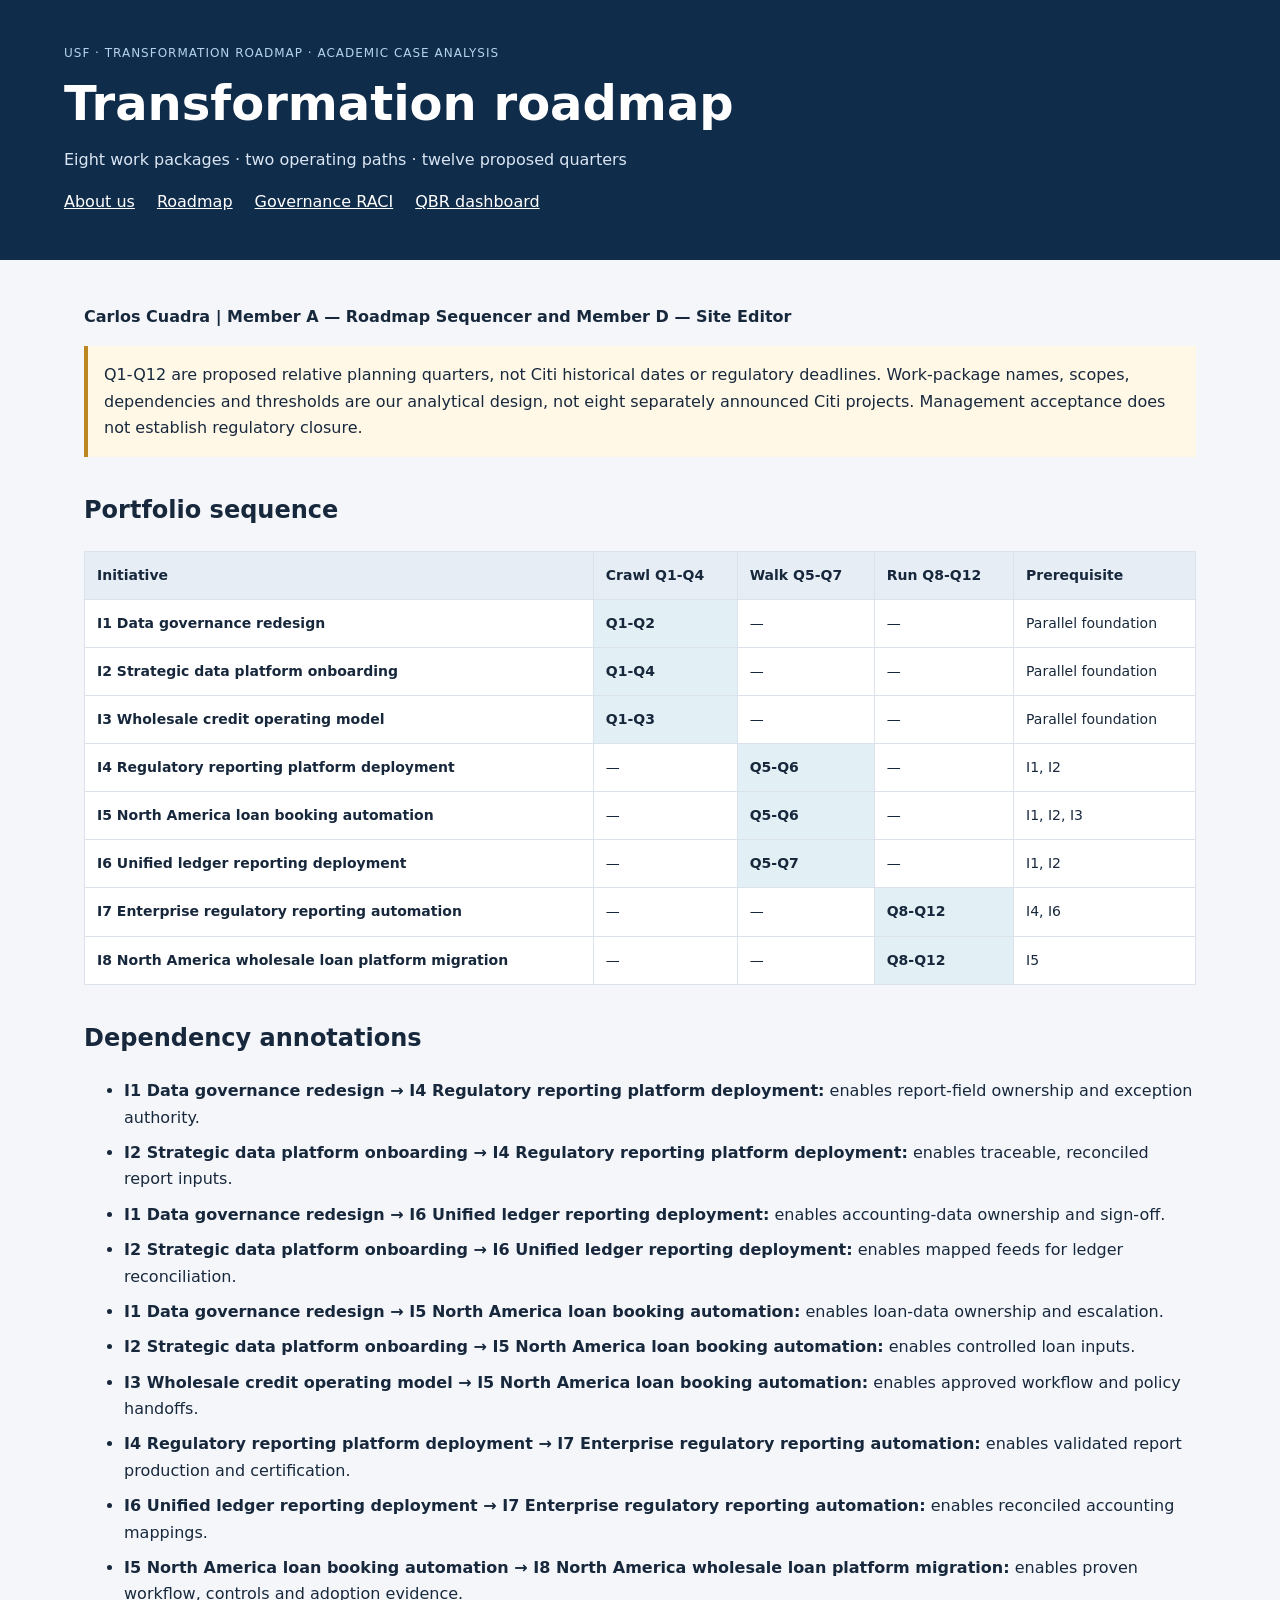
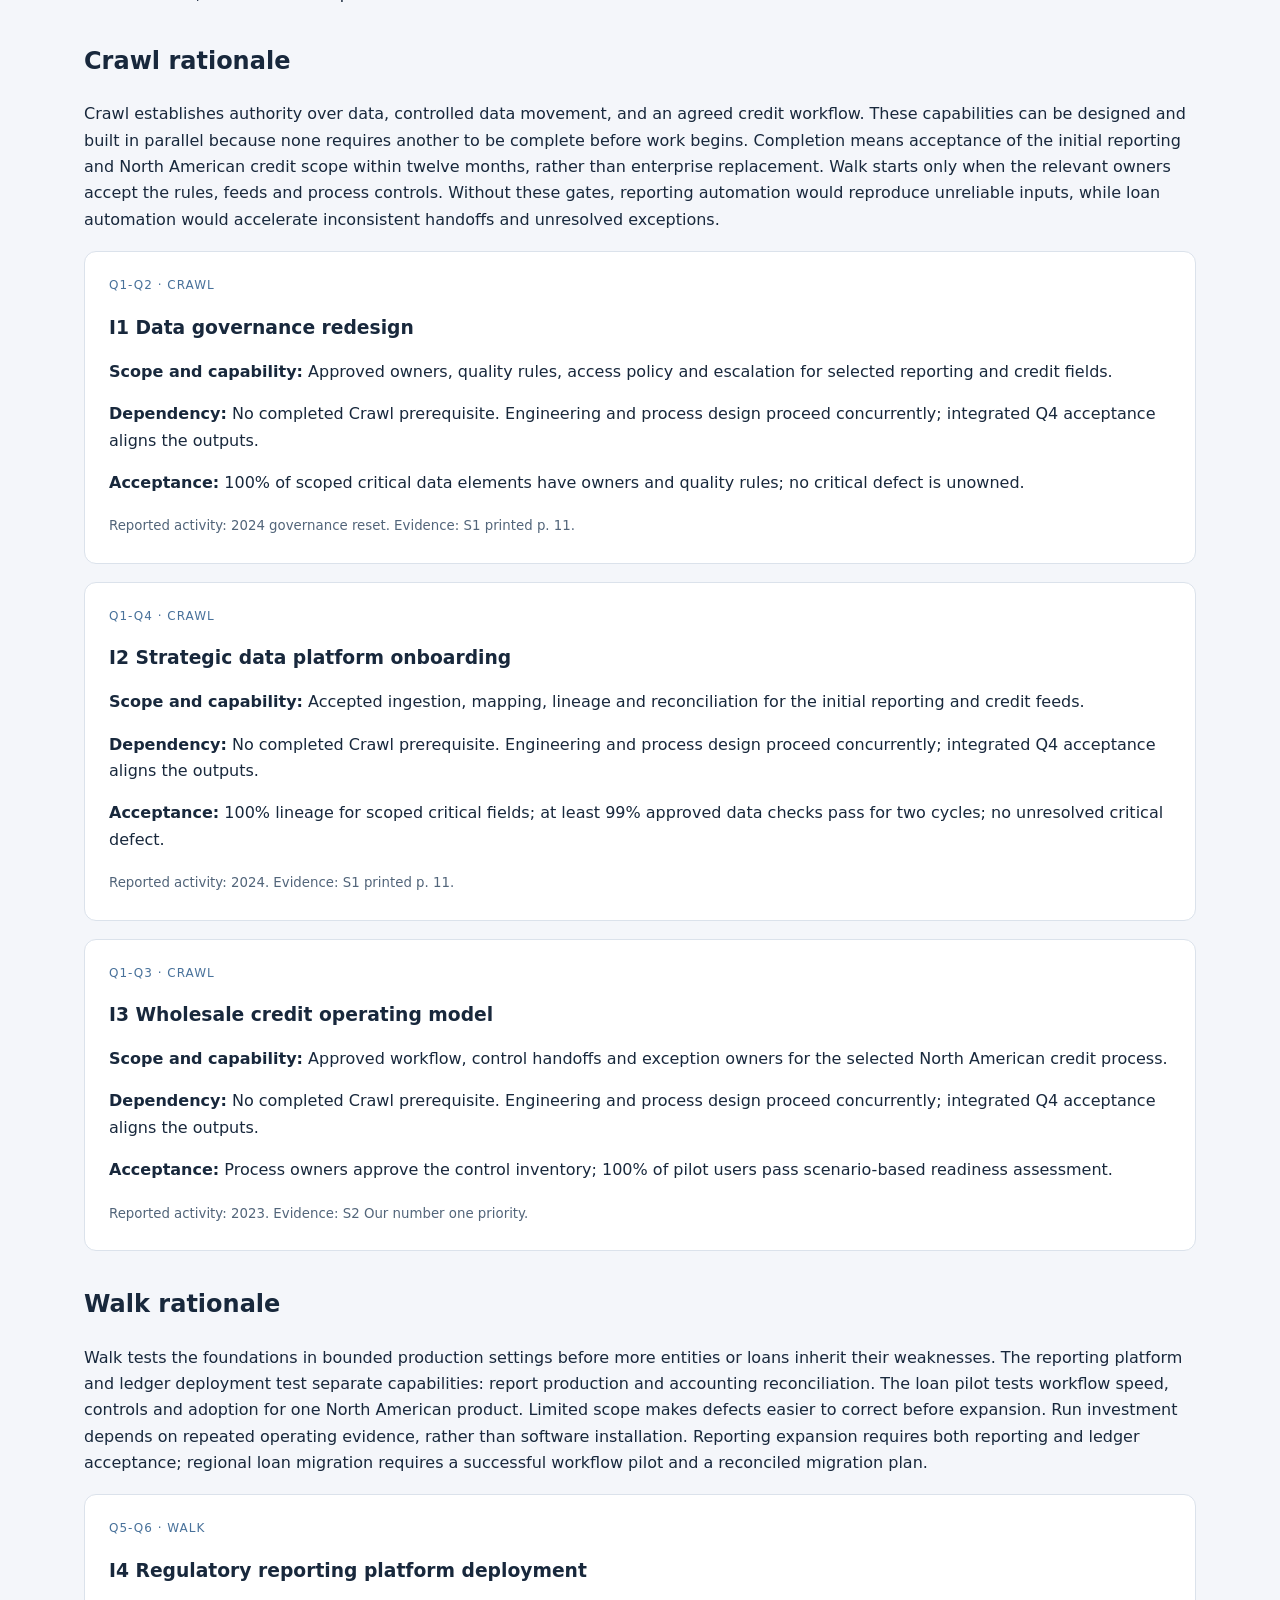
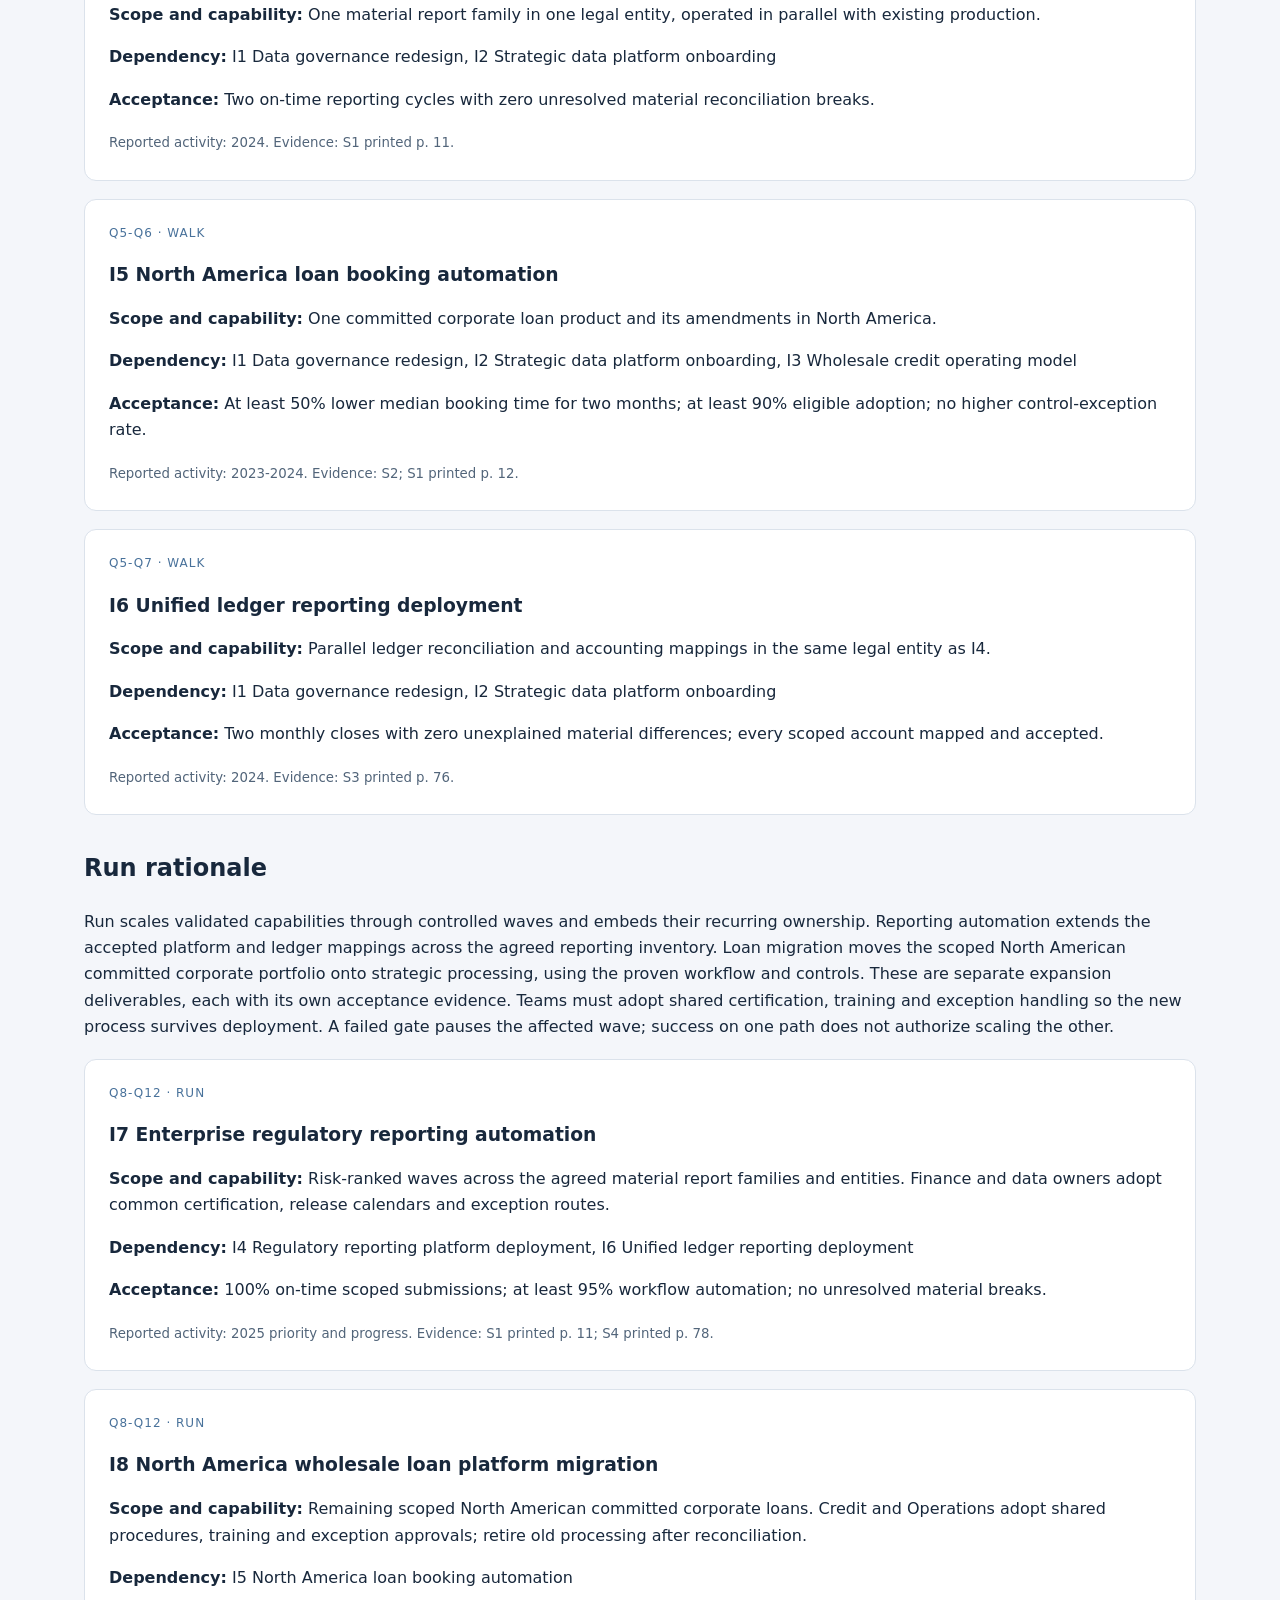
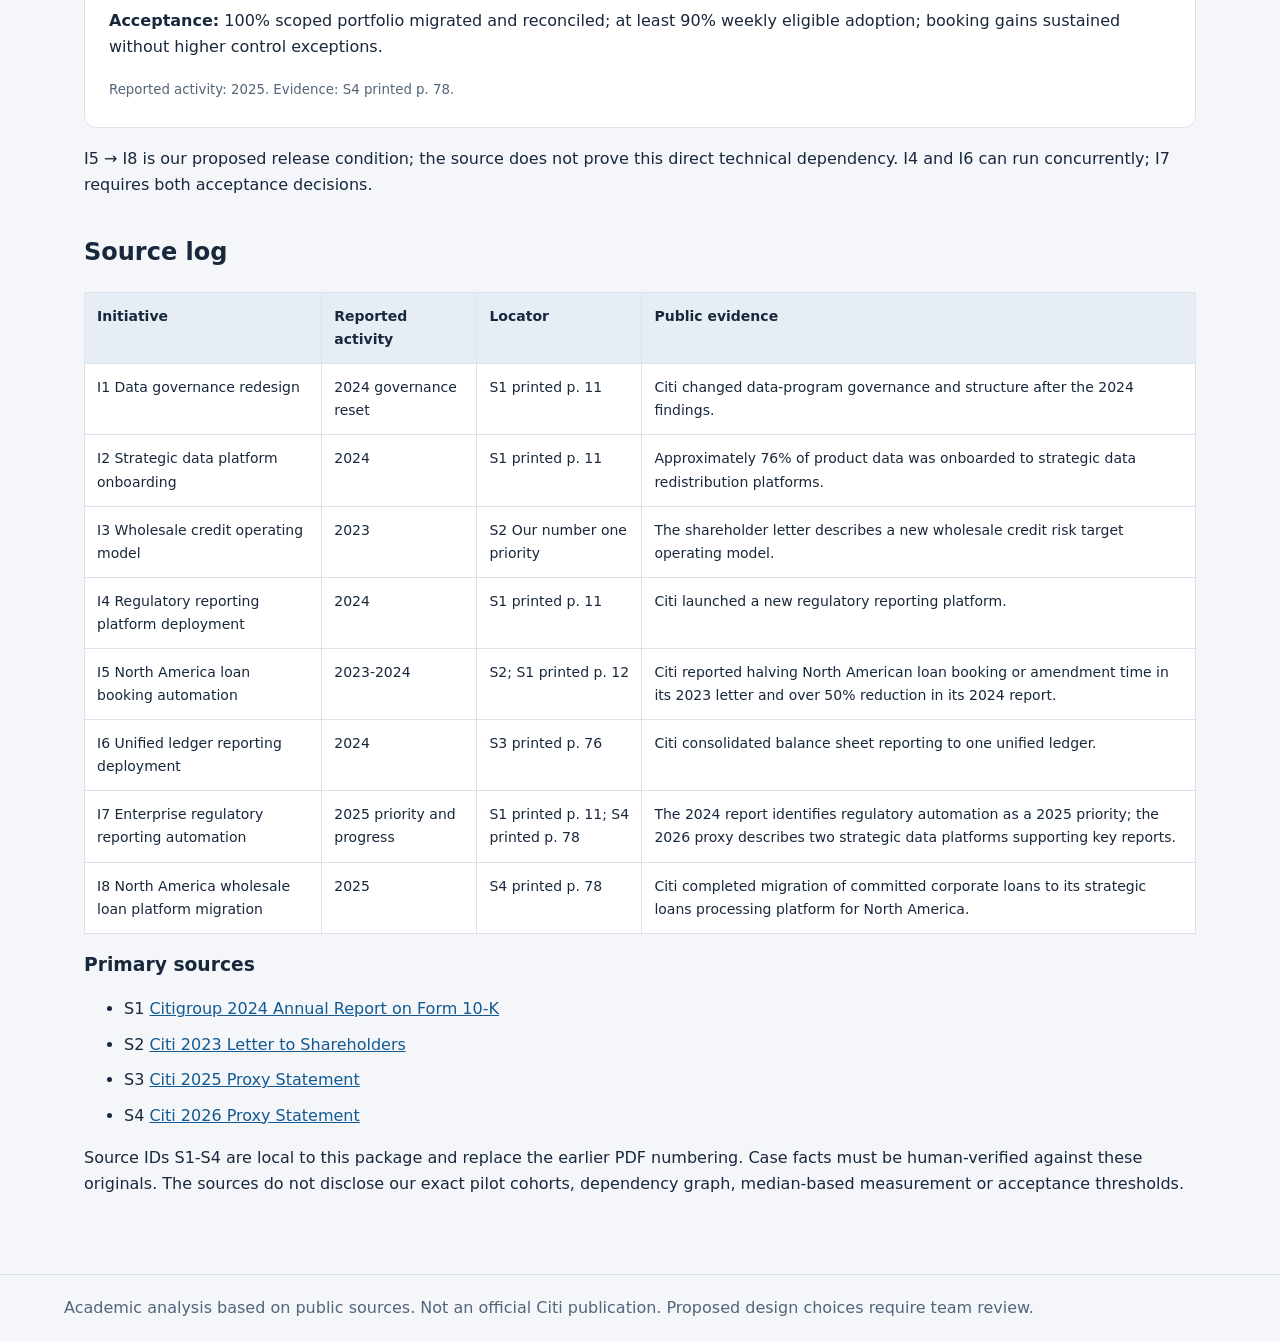
<file: roadmap.html>
<!doctype html><html lang="en"><head><meta charset="utf-8"><meta name="viewport" content="width=device-width,initial-scale=1"><title>Transformation roadmap | Citi transformation</title><link rel="stylesheet" href="style.css"></head><body><header><div class="tag" style="color:#b6d2ec">USF · Transformation Roadmap · Academic case analysis</div><h1>Transformation roadmap</h1><p>Eight work packages · two operating paths · twelve proposed quarters</p><nav><a href="index.html">About us</a><a href="roadmap.html">Roadmap</a><a href="raci.html">Governance RACI</a><a href="dashboard.html">QBR dashboard</a></nav></header><main><p><b>Carlos Cuadra | Member A — Roadmap Sequencer and Member D — Site Editor</b></p><div class="notice">Q1-Q12 are proposed relative planning quarters, not Citi historical dates or regulatory deadlines. Work-package names, scopes, dependencies and thresholds are our analytical design, not eight separately announced Citi projects. Management acceptance does not establish regulatory closure.</div><h2>Portfolio sequence</h2><div class="scroll"><table><tr><th>Initiative</th><th>Crawl Q1-Q4</th><th>Walk Q5-Q7</th><th>Run Q8-Q12</th><th>Prerequisite</th></tr><tr><td><b>I1 Data governance redesign</b></td><td class="phase">Q1-Q2</td><td>—</td><td>—</td><td>Parallel foundation</td></tr><tr><td><b>I2 Strategic data platform onboarding</b></td><td class="phase">Q1-Q4</td><td>—</td><td>—</td><td>Parallel foundation</td></tr><tr><td><b>I3 Wholesale credit operating model</b></td><td class="phase">Q1-Q3</td><td>—</td><td>—</td><td>Parallel foundation</td></tr><tr><td><b>I4 Regulatory reporting platform deployment</b></td><td>—</td><td class="phase">Q5-Q6</td><td>—</td><td>I1, I2</td></tr><tr><td><b>I5 North America loan booking automation</b></td><td>—</td><td class="phase">Q5-Q6</td><td>—</td><td>I1, I2, I3</td></tr><tr><td><b>I6 Unified ledger reporting deployment</b></td><td>—</td><td class="phase">Q5-Q7</td><td>—</td><td>I1, I2</td></tr><tr><td><b>I7 Enterprise regulatory reporting automation</b></td><td>—</td><td>—</td><td class="phase">Q8-Q12</td><td>I4, I6</td></tr><tr><td><b>I8 North America wholesale loan platform migration</b></td><td>—</td><td>—</td><td class="phase">Q8-Q12</td><td>I5</td></tr></table></div><h2>Dependency annotations</h2><ul><li><b>I1 Data governance redesign → I4 Regulatory reporting platform deployment:</b> enables report-field ownership and exception authority.</li><li><b>I2 Strategic data platform onboarding → I4 Regulatory reporting platform deployment:</b> enables traceable, reconciled report inputs.</li><li><b>I1 Data governance redesign → I6 Unified ledger reporting deployment:</b> enables accounting-data ownership and sign-off.</li><li><b>I2 Strategic data platform onboarding → I6 Unified ledger reporting deployment:</b> enables mapped feeds for ledger reconciliation.</li><li><b>I1 Data governance redesign → I5 North America loan booking automation:</b> enables loan-data ownership and escalation.</li><li><b>I2 Strategic data platform onboarding → I5 North America loan booking automation:</b> enables controlled loan inputs.</li><li><b>I3 Wholesale credit operating model → I5 North America loan booking automation:</b> enables approved workflow and policy handoffs.</li><li><b>I4 Regulatory reporting platform deployment → I7 Enterprise regulatory reporting automation:</b> enables validated report production and certification.</li><li><b>I6 Unified ledger reporting deployment → I7 Enterprise regulatory reporting automation:</b> enables reconciled accounting mappings.</li><li><b>I5 North America loan booking automation → I8 North America wholesale loan platform migration:</b> enables proven workflow, controls and adoption evidence.</li></ul><h2>Crawl rationale</h2><p>Crawl establishes authority over data, controlled data movement, and an agreed credit workflow. These capabilities can be designed and built in parallel because none requires another to be complete before work begins. Completion means acceptance of the initial reporting and North American credit scope within twelve months, rather than enterprise replacement. Walk starts only when the relevant owners accept the rules, feeds and process controls. Without these gates, reporting automation would reproduce unreliable inputs, while loan automation would accelerate inconsistent handoffs and unresolved exceptions.</p><section class="box" id="I1"><div class="tag">Q1-Q2 · Crawl</div><h3>I1 Data governance redesign</h3><p><b>Scope and capability:</b> Approved owners, quality rules, access policy and escalation for selected reporting and credit fields.</p><p><b>Dependency:</b> No completed Crawl prerequisite. Engineering and process design proceed concurrently; integrated Q4 acceptance aligns the outputs.</p><p><b>Acceptance:</b> 100% of scoped critical data elements have owners and quality rules; no critical defect is unowned.</p><small>Reported activity: 2024 governance reset. Evidence: S1 printed p. 11.</small></section><section class="box" id="I2"><div class="tag">Q1-Q4 · Crawl</div><h3>I2 Strategic data platform onboarding</h3><p><b>Scope and capability:</b> Accepted ingestion, mapping, lineage and reconciliation for the initial reporting and credit feeds.</p><p><b>Dependency:</b> No completed Crawl prerequisite. Engineering and process design proceed concurrently; integrated Q4 acceptance aligns the outputs.</p><p><b>Acceptance:</b> 100% lineage for scoped critical fields; at least 99% approved data checks pass for two cycles; no unresolved critical defect.</p><small>Reported activity: 2024. Evidence: S1 printed p. 11.</small></section><section class="box" id="I3"><div class="tag">Q1-Q3 · Crawl</div><h3>I3 Wholesale credit operating model</h3><p><b>Scope and capability:</b> Approved workflow, control handoffs and exception owners for the selected North American credit process.</p><p><b>Dependency:</b> No completed Crawl prerequisite. Engineering and process design proceed concurrently; integrated Q4 acceptance aligns the outputs.</p><p><b>Acceptance:</b> Process owners approve the control inventory; 100% of pilot users pass scenario-based readiness assessment.</p><small>Reported activity: 2023. Evidence: S2 Our number one priority.</small></section><h2>Walk rationale</h2><p>Walk tests the foundations in bounded production settings before more entities or loans inherit their weaknesses. The reporting platform and ledger deployment test separate capabilities: report production and accounting reconciliation. The loan pilot tests workflow speed, controls and adoption for one North American product. Limited scope makes defects easier to correct before expansion. Run investment depends on repeated operating evidence, rather than software installation. Reporting expansion requires both reporting and ledger acceptance; regional loan migration requires a successful workflow pilot and a reconciled migration plan.</p><section class="box" id="I4"><div class="tag">Q5-Q6 · Walk</div><h3>I4 Regulatory reporting platform deployment</h3><p><b>Scope and capability:</b> One material report family in one legal entity, operated in parallel with existing production.</p><p><b>Dependency:</b> I1 Data governance redesign, I2 Strategic data platform onboarding</p><p><b>Acceptance:</b> Two on-time reporting cycles with zero unresolved material reconciliation breaks.</p><small>Reported activity: 2024. Evidence: S1 printed p. 11.</small></section><section class="box" id="I5"><div class="tag">Q5-Q6 · Walk</div><h3>I5 North America loan booking automation</h3><p><b>Scope and capability:</b> One committed corporate loan product and its amendments in North America.</p><p><b>Dependency:</b> I1 Data governance redesign, I2 Strategic data platform onboarding, I3 Wholesale credit operating model</p><p><b>Acceptance:</b> At least 50% lower median booking time for two months; at least 90% eligible adoption; no higher control-exception rate.</p><small>Reported activity: 2023-2024. Evidence: S2; S1 printed p. 12.</small></section><section class="box" id="I6"><div class="tag">Q5-Q7 · Walk</div><h3>I6 Unified ledger reporting deployment</h3><p><b>Scope and capability:</b> Parallel ledger reconciliation and accounting mappings in the same legal entity as I4.</p><p><b>Dependency:</b> I1 Data governance redesign, I2 Strategic data platform onboarding</p><p><b>Acceptance:</b> Two monthly closes with zero unexplained material differences; every scoped account mapped and accepted.</p><small>Reported activity: 2024. Evidence: S3 printed p. 76.</small></section><h2>Run rationale</h2><p>Run scales validated capabilities through controlled waves and embeds their recurring ownership. Reporting automation extends the accepted platform and ledger mappings across the agreed reporting inventory. Loan migration moves the scoped North American committed corporate portfolio onto strategic processing, using the proven workflow and controls. These are separate expansion deliverables, each with its own acceptance evidence. Teams must adopt shared certification, training and exception handling so the new process survives deployment. A failed gate pauses the affected wave; success on one path does not authorize scaling the other.</p><section class="box" id="I7"><div class="tag">Q8-Q12 · Run</div><h3>I7 Enterprise regulatory reporting automation</h3><p><b>Scope and capability:</b> Risk-ranked waves across the agreed material report families and entities. Finance and data owners adopt common certification, release calendars and exception routes.</p><p><b>Dependency:</b> I4 Regulatory reporting platform deployment, I6 Unified ledger reporting deployment</p><p><b>Acceptance:</b> 100% on-time scoped submissions; at least 95% workflow automation; no unresolved material breaks.</p><small>Reported activity: 2025 priority and progress. Evidence: S1 printed p. 11; S4 printed p. 78.</small></section><section class="box" id="I8"><div class="tag">Q8-Q12 · Run</div><h3>I8 North America wholesale loan platform migration</h3><p><b>Scope and capability:</b> Remaining scoped North American committed corporate loans. Credit and Operations adopt shared procedures, training and exception approvals; retire old processing after reconciliation.</p><p><b>Dependency:</b> I5 North America loan booking automation</p><p><b>Acceptance:</b> 100% scoped portfolio migrated and reconciled; at least 90% weekly eligible adoption; booking gains sustained without higher control exceptions.</p><small>Reported activity: 2025. Evidence: S4 printed p. 78.</small></section><p>I5 → I8 is our proposed release condition; the source does not prove this direct technical dependency. I4 and I6 can run concurrently; I7 requires both acceptance decisions.</p><h2>Source log</h2><div class="scroll"><table><tr><th>Initiative</th><th>Reported activity</th><th>Locator</th><th>Public evidence</th></tr><tr><td>I1 Data governance redesign</td><td>2024 governance reset</td><td>S1 printed p. 11</td><td>Citi changed data-program governance and structure after the 2024 findings.</td></tr><tr><td>I2 Strategic data platform onboarding</td><td>2024</td><td>S1 printed p. 11</td><td>Approximately 76% of product data was onboarded to strategic data redistribution platforms.</td></tr><tr><td>I3 Wholesale credit operating model</td><td>2023</td><td>S2 Our number one priority</td><td>The shareholder letter describes a new wholesale credit risk target operating model.</td></tr><tr><td>I4 Regulatory reporting platform deployment</td><td>2024</td><td>S1 printed p. 11</td><td>Citi launched a new regulatory reporting platform.</td></tr><tr><td>I5 North America loan booking automation</td><td>2023-2024</td><td>S2; S1 printed p. 12</td><td>Citi reported halving North American loan booking or amendment time in its 2023 letter and over 50% reduction in its 2024 report.</td></tr><tr><td>I6 Unified ledger reporting deployment</td><td>2024</td><td>S3 printed p. 76</td><td>Citi consolidated balance sheet reporting to one unified ledger.</td></tr><tr><td>I7 Enterprise regulatory reporting automation</td><td>2025 priority and progress</td><td>S1 printed p. 11; S4 printed p. 78</td><td>The 2024 report identifies regulatory automation as a 2025 priority; the 2026 proxy describes two strategic data platforms supporting key reports.</td></tr><tr><td>I8 North America wholesale loan platform migration</td><td>2025</td><td>S4 printed p. 78</td><td>Citi completed migration of committed corporate loans to its strategic loans processing platform for North America.</td></tr></table></div><h3>Primary sources</h3><ul><li>S1 <a href="https://www.citigroup.com/rcs/citigpa/storage/public/citi-2024-annual-report.pdf">Citigroup 2024 Annual Report on Form 10-K</a></li><li>S2 <a href="https://www.citigroup.com/global/investors/annual-reports-and-proxy-statements/2024/annual-report/letter-to-shareholders">Citi 2023 Letter to Shareholders</a></li><li>S3 <a href="https://www.citigroup.com/rcs/citigpa/storage/public/citi-2025-proxy-statement.pdf">Citi 2025 Proxy Statement</a></li><li>S4 <a href="https://www.citigroup.com/rcs/citigpa/storage/public/Annual_Report/2025/2026-citi-proxy-statement.pdf">Citi 2026 Proxy Statement</a></li></ul><p>Source IDs S1-S4 are local to this package and replace the earlier PDF numbering. Case facts must be human-verified against these originals. The sources do not disclose our exact pilot cohorts, dependency graph, median-based measurement or acceptance thresholds.</p></main><footer>Academic analysis based on public sources. Not an official Citi publication. Proposed design choices require team review.</footer></body></html>
</file>
<file: style.css>
*{box-sizing:border-box}body{margin:0;background:#f4f6fa;color:#18283c;font:16px/1.65 system-ui,sans-serif}header{background:#102c4b;color:white;padding:44px max(5vw,20px)}header p{max-width:850px;color:#dae6f3}h1{font-size:clamp(30px,4vw,48px);line-height:1.15;margin:12px 0}h2{margin-top:34px}h3{line-height:1.35}nav{display:flex;gap:22px;flex-wrap:wrap}nav a{color:white}a{color:#135a92}main{max-width:1240px;margin:auto;padding:28px 5vw 60px}.card,section.box{background:white;border:1px solid #dbe2eb;border-radius:12px;padding:24px;margin:18px 0}.grid{display:grid;grid-template-columns:repeat(3,1fr);gap:18px}.avatar{display:inline-grid;place-items:center;width:62px;height:62px;border-radius:50%;background:#dfeaf4;color:#102c4b;font-size:24px;font-weight:bold}.tag{font-size:12px;text-transform:uppercase;letter-spacing:1px;color:#48719a}.notice{border-left:4px solid #bc8721;background:#fff8e7;padding:16px}.scroll{overflow-x:auto}table{border-collapse:collapse;width:100%;font-size:14px;background:white}td,th{border:1px solid #dbe2eb;padding:12px;text-align:left;vertical-align:top}th{background:#e6edf5}small{color:#52657a}.phase{background:#e2eff4;font-weight:bold}.pending{color:#93640c}footer{padding:20px 5vw;color:#52657a;border-top:1px solid #dbe2eb}li{margin-bottom:9px}@media(max-width:760px){.grid{grid-template-columns:1fr}main{padding:20px}td,th{padding:8px}}@media print{@page{size:A4 landscape;margin:14mm}body{background:white;font-size:11px}header{background:white;color:black;padding:0}header p,nav a{color:black}nav{display:none}main{max-width:none;padding:0}.card,section.box{break-inside:avoid}h2{break-after:avoid}td,th{font-size:10px;padding:6px}footer{display:none}}
</file>
